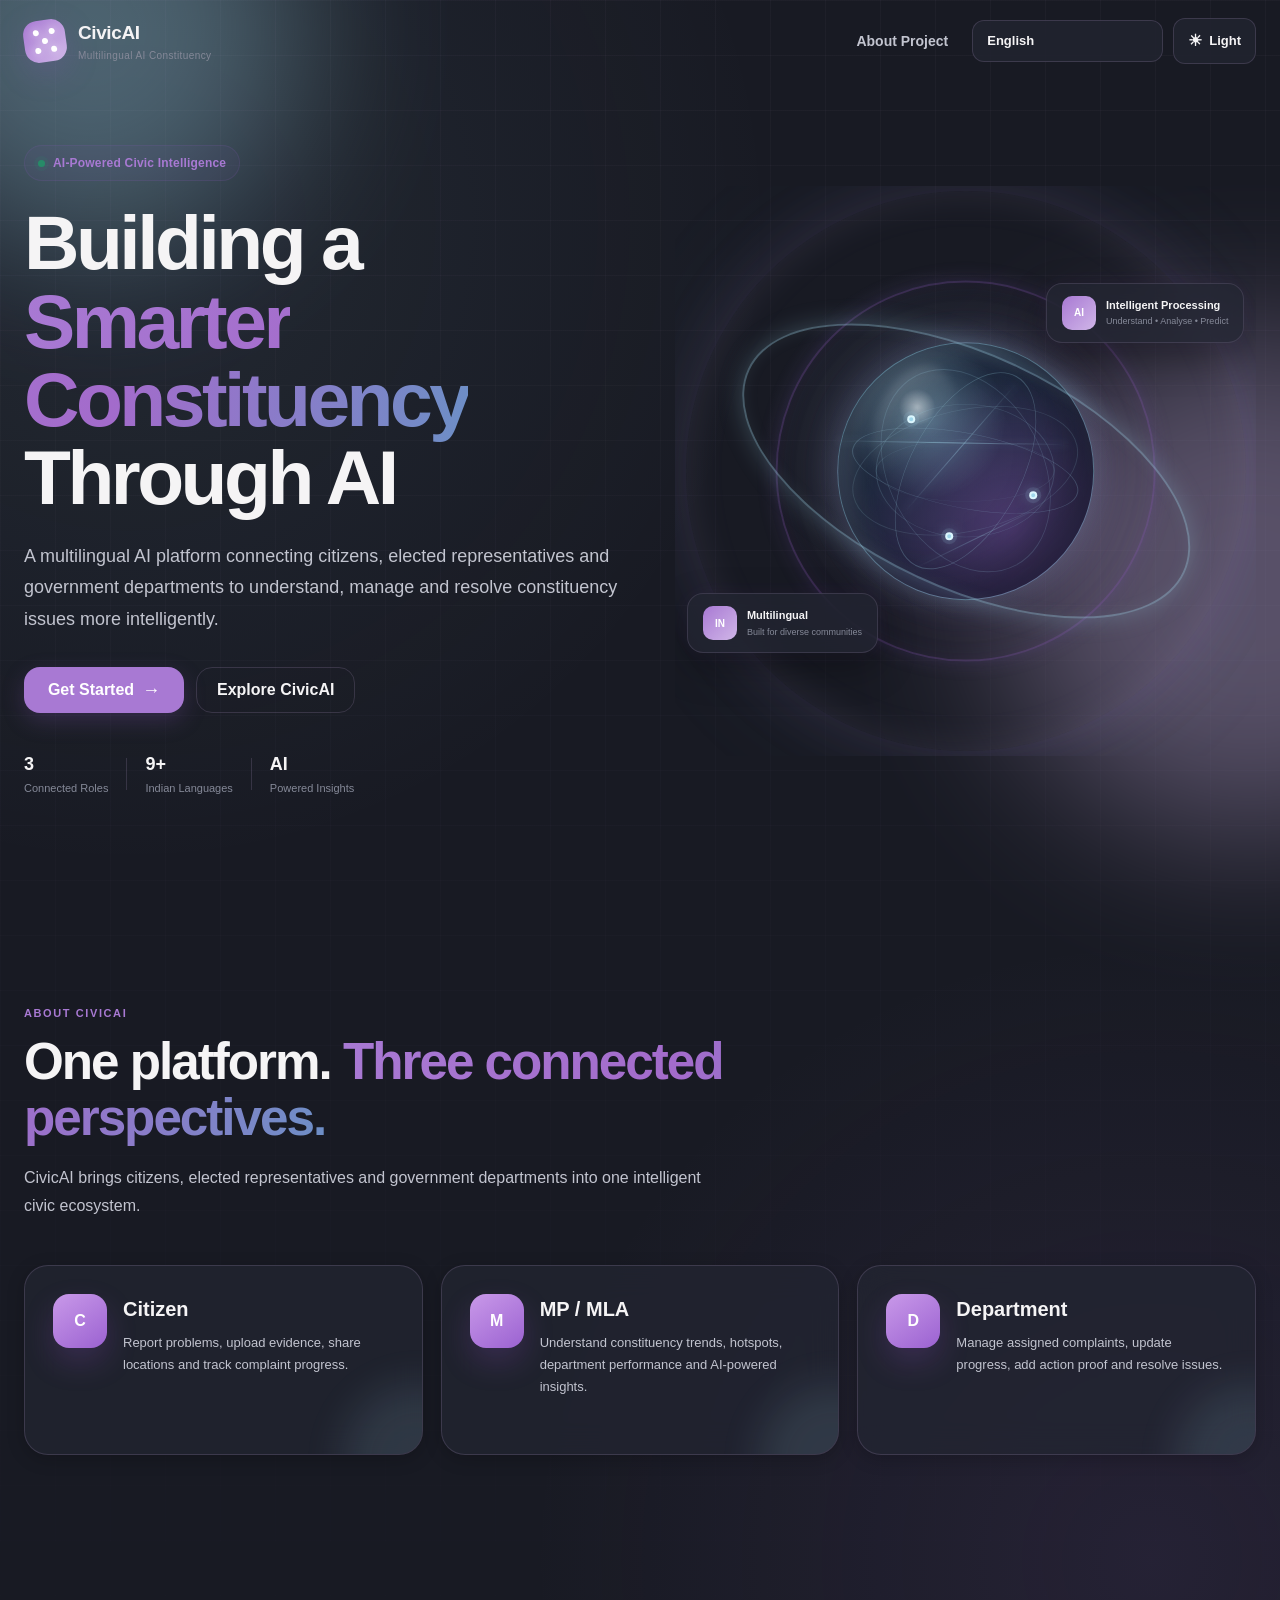
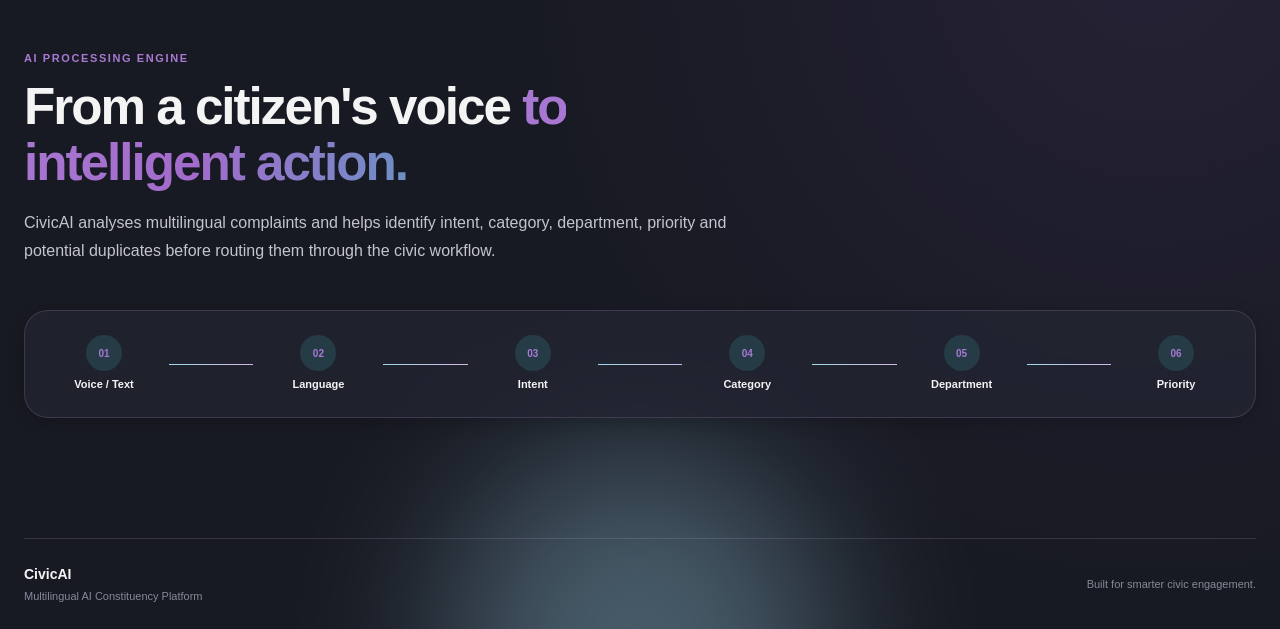
<file: index.html>
<!DOCTYPE html>
<html lang="en">

<head>

    <meta charset="UTF-8">

    <meta
        name="viewport"
        content="width=device-width, initial-scale=1.0"
    >

    <meta
        name="description"
        content="CivicAI - Multilingual AI Constituency"
    >

    <title>CivicAI | Multilingual AI Constituency</title>


    <!-- Main CSS -->

    <link
        rel="stylesheet"
        href="css/global.css"
    >

    <link
        rel="stylesheet"
        href="css/welcome.css"
    >

    <link
        rel="stylesheet"
        href="css/role-selection.css"
    >

    <link
        rel="stylesheet"
        href="css/citizen-login.css"
    >

</head>


<body>

    <!-- =====================================================
         APPLICATION ROOT
         ===================================================== -->

    <main id="app"></main>


    <!-- =====================================================
         MAIN APPLICATION CONTROLLER
         ===================================================== -->

    <script src="js/app.js"></script>

</body>

</html>
</file>
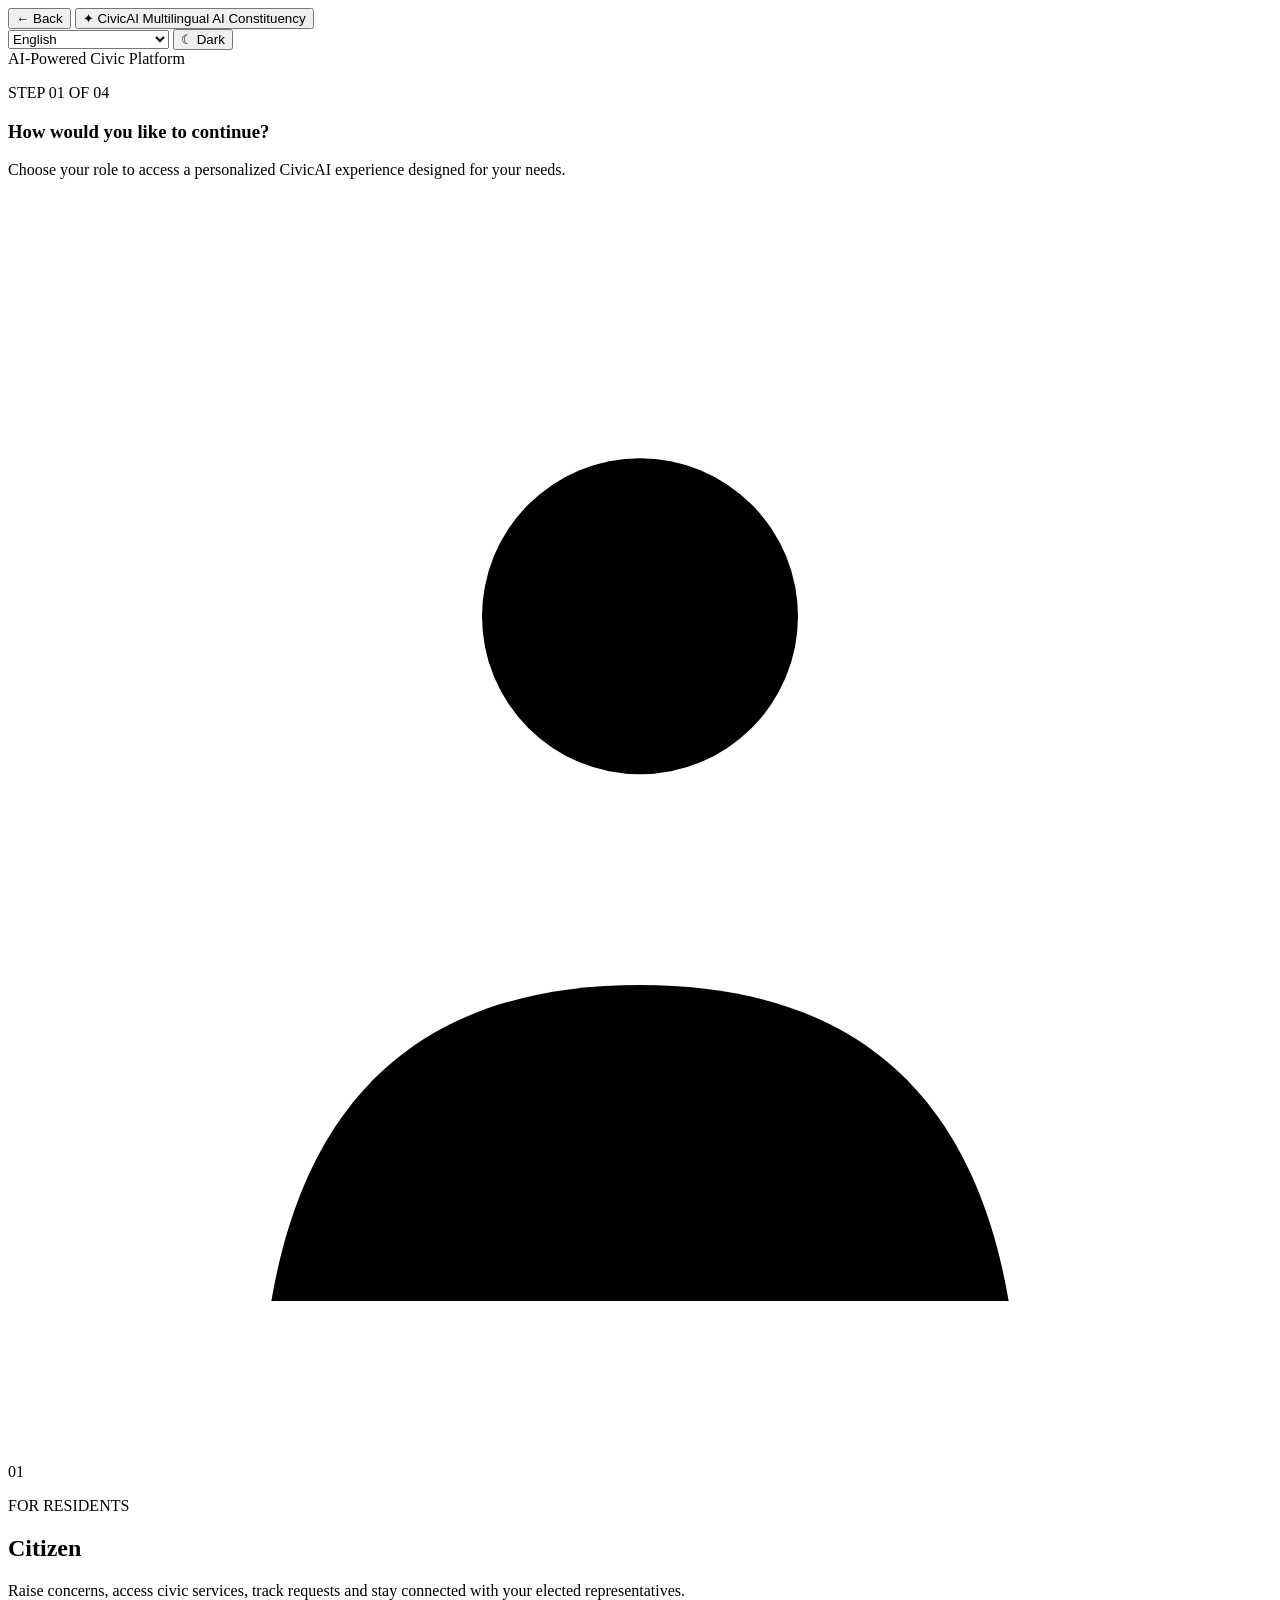
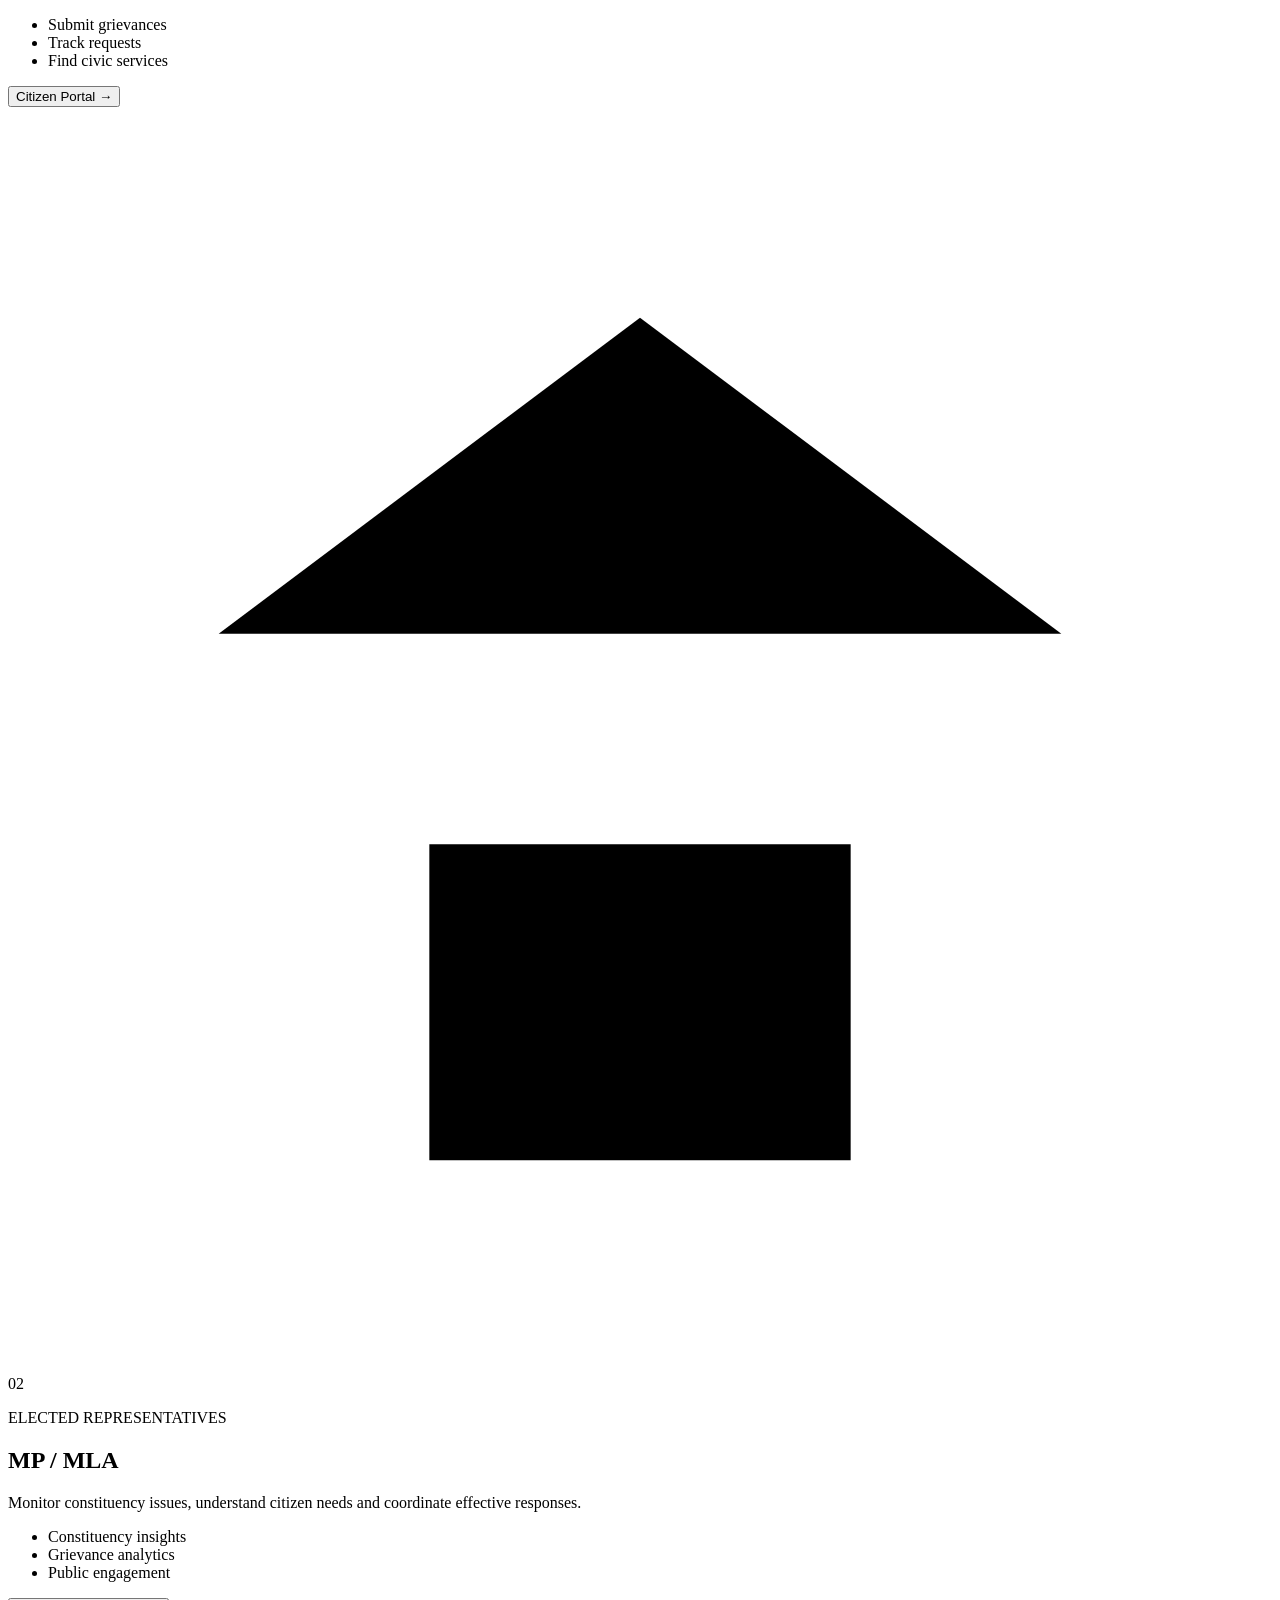
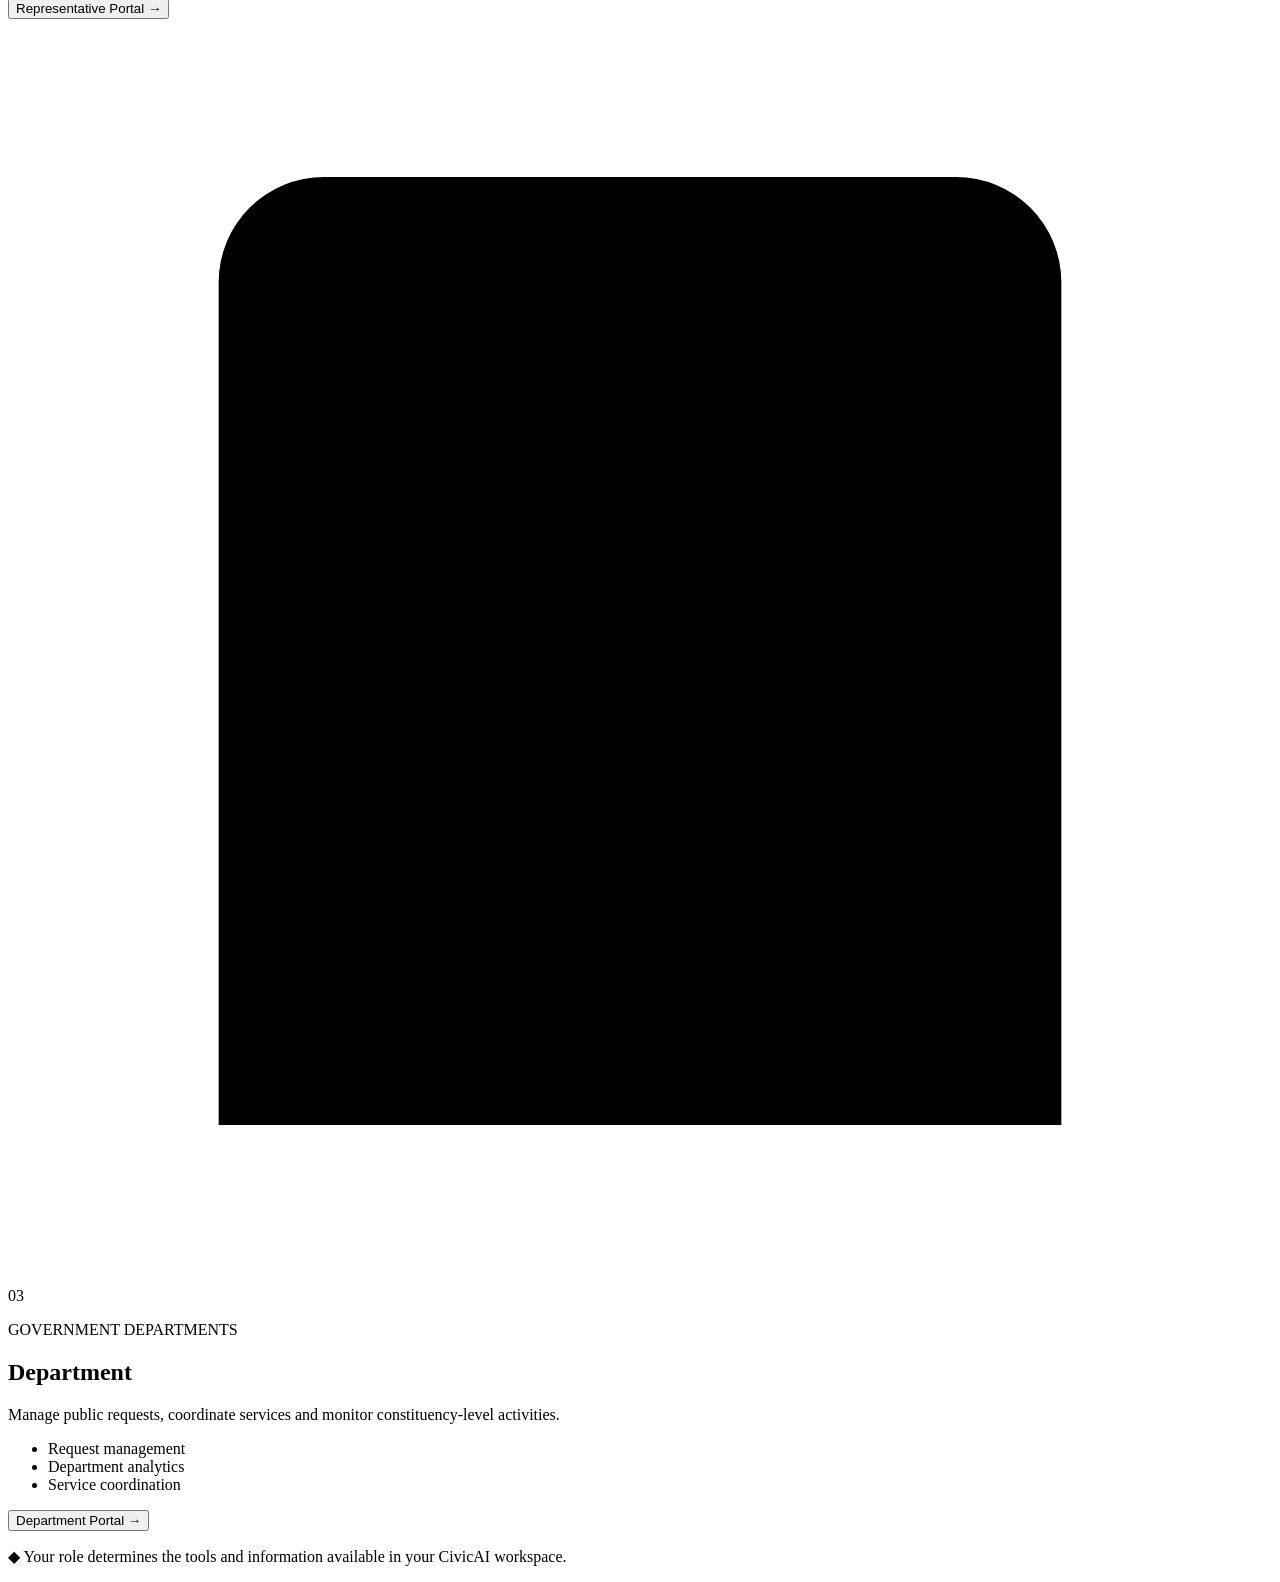
<file: pages/role-selection.html>
<!DOCTYPE html>
<html lang="en">

<head>
    <meta charset="UTF-8">

    <meta
        name="viewport"
        content="width=device-width, initial-scale=1.0"
    >

    <title>Choose Your Role | CivicAI</title>
</head>


<body>

<section class="role-page">

    <!-- =========================================
         BACKGROUND
         ========================================= -->

    <div class="role-orb role-orb-one"></div>
    <div class="role-orb role-orb-two"></div>
    <div class="role-grid"></div>


    <!-- =========================================
         HEADER
         ========================================= -->

    <header class="role-header">

        <!-- BACK -->
        <button
            type="button"
            class="role-back-top"
            id="roleBackButton"
            aria-label="Return to CivicAI home"
        >
            <span>←</span>
            Back
        </button>


        <!-- BRAND -->
        <button
            type="button"
            class="role-brand"
            id="roleBrand"
        >

            <span class="role-brand-mark">
                ✦
            </span>

            <span class="role-brand-text">
                Civic<span>AI</span>
            </span>

            <span class="role-brand-subtitle">
                Multilingual AI Constituency
            </span>

        </button>


        <!-- HEADER CONTROLS -->
        <div class="role-header-controls">

            <select
                id="roleLanguageSelector"
                class="role-language-selector"
                aria-label="Select language"
            >

                <option value="en">
                    English
                </option>

                <option value="ta">
                    தமிழ் — Tamil
                </option>

                <option value="hi">
                    हिन्दी — Hindi
                </option>

                <option value="te">
                    తెలుగు — Telugu
                </option>

                <option value="ml">
                    മലയാളം — Malayalam
                </option>

                <option value="kn">
                    ಕನ್ನಡ — Kannada
                </option>

                <option value="mr">
                    मराठी — Marathi
                </option>

                <option value="bn">
                    বাংলা — Bengali
                </option>

                <option value="gu">
                    ગુજરાતી — Gujarati
                </option>

            </select>


            <button
                type="button"
                id="roleThemeToggle"
                class="role-theme-toggle"
                aria-label="Toggle theme"
            >

                <span id="roleThemeIcon">
                    ☾
                </span>

                <span id="roleThemeLabel">
                    Dark
                </span>

            </button>

        </div>

    </header>


    <!-- =========================================
         MAIN
         ========================================= -->

    <main class="role-main">


        <!-- INTRO -->
        <section class="role-intro">

            <div class="role-badge">

                <span class="role-badge-dot"></span>

                AI-Powered Civic Platform

            </div>


            <p class="role-step">
                STEP 01 OF 04
            </p>


            <h1>
                How would you like to
                <span>continue?</span>
            </h1>


            <p class="role-description">
                Choose your role to access a personalized
                CivicAI experience designed for your needs.
            </p>

        </section>


        <!-- =========================================
             ROLE CARDS
             ========================================= -->

        <section
            class="role-cards"
            aria-label="Choose your CivicAI role"
        >


            <!-- =====================================
                 CITIZEN
                 ===================================== -->

            <article
                class="role-card"
                data-role="citizen"
                tabindex="0"
            >

                <div class="role-card-top">

                    <div class="role-icon">

                        <svg
                            viewBox="0 0 24 24"
                            aria-hidden="true"
                        >

                            <circle
                                cx="12"
                                cy="8"
                                r="3"
                            />

                            <path
                                d="M5 21c.7-4.1 3.1-6 7-6s6.3 1.9 7 6"
                            />

                        </svg>

                    </div>


                    <span class="role-number">
                        01
                    </span>

                </div>


                <div class="role-card-content">

                    <p class="role-label">
                        FOR RESIDENTS
                    </p>

                    <h2>
                        Citizen
                    </h2>

                    <p class="role-text">
                        Raise concerns, access civic services,
                        track requests and stay connected
                        with your elected representatives.
                    </p>


                    <ul class="role-features">

                        <li>
                            Submit grievances
                        </li>

                        <li>
                            Track requests
                        </li>

                        <li>
                            Find civic services
                        </li>

                    </ul>

                </div>


                <button
                    type="button"
                    class="role-continue"
                    data-role-action="citizen"
                >

                    <span>
                        Citizen Portal
                    </span>

                    <span class="role-arrow">
                        →
                    </span>

                </button>

            </article>



            <!-- =====================================
                 MP / MLA
                 ===================================== -->

            <article
                class="role-card"
                data-role="mpmla"
                tabindex="0"
            >

                <div class="role-card-top">

                    <div class="role-icon">

                        <svg
                            viewBox="0 0 24 24"
                            aria-hidden="true"
                        >

                            <path
                                d="M3 10h18"
                            />

                            <path
                                d="M5 10v10"
                            />

                            <path
                                d="M19 10v10"
                            />

                            <path
                                d="M2 20h20"
                            />

                            <path
                                d="M4 10l8-6 8 6"
                            />

                            <path
                                d="M8 20v-6h8v6"
                            />

                        </svg>

                    </div>


                    <span class="role-number">
                        02
                    </span>

                </div>


                <div class="role-card-content">

                    <p class="role-label">
                        ELECTED REPRESENTATIVES
                    </p>

                    <h2>
                        MP / MLA
                    </h2>

                    <p class="role-text">
                        Monitor constituency issues,
                        understand citizen needs and
                        coordinate effective responses.
                    </p>


                    <ul class="role-features">

                        <li>
                            Constituency insights
                        </li>

                        <li>
                            Grievance analytics
                        </li>

                        <li>
                            Public engagement
                        </li>

                    </ul>

                </div>


                <button
                    type="button"
                    class="role-continue"
                    data-role-action="mpmla"
                >

                    <span>
                        Representative Portal
                    </span>

                    <span class="role-arrow">
                        →
                    </span>

                </button>

            </article>



            <!-- =====================================
                 DEPARTMENT
                 ===================================== -->

            <article
                class="role-card"
                data-role="department"
                tabindex="0"
            >

                <div class="role-card-top">

                    <div class="role-icon">

                        <svg
                            viewBox="0 0 24 24"
                            aria-hidden="true"
                        >

                            <path
                                d="M4 21V5a2 2 0 0 1 2-2h12a2 2 0 0 1 2 2v16"
                            />

                            <path
                                d="M8 7h2"
                            />

                            <path
                                d="M14 7h2"
                            />

                            <path
                                d="M8 11h2"
                            />

                            <path
                                d="M14 11h2"
                            />

                            <path
                                d="M9 21v-5h6v5"
                            />

                        </svg>

                    </div>


                    <span class="role-number">
                        03
                    </span>

                </div>


                <div class="role-card-content">

                    <p class="role-label">
                        GOVERNMENT DEPARTMENTS
                    </p>

                    <h2>
                        Department
                    </h2>

                    <p class="role-text">
                        Manage public requests, coordinate
                        services and monitor constituency-level
                        activities.
                    </p>


                    <ul class="role-features">

                        <li>
                            Request management
                        </li>

                        <li>
                            Department analytics
                        </li>

                        <li>
                            Service coordination
                        </li>

                    </ul>

                </div>


                <button
                    type="button"
                    class="role-continue"
                    data-role-action="department"
                >

                    <span>
                        Department Portal
                    </span>

                    <span class="role-arrow">
                        →
                    </span>

                </button>

            </article>


        </section>


        <!-- =========================================
             BOTTOM INFORMATION
             ========================================= -->

        <section class="role-bottom">

            <div class="role-bottom-line"></div>

            <p>
                <span>◆</span>
                Your role determines the tools and
                information available in your CivicAI workspace.
            </p>

        </section>

    </main>

</section>

</body>
</html>
</file>
<file: css/global.css>
/* =========================================================
   MULTILINGUAL AI CONSTITUENCY
   GLOBAL DESIGN SYSTEM
   ========================================================= */


/* =========================================================
   1. CIVICAI BRAND COLORS
   ========================================================= */

:root {
    /* Main palette from the selected theme */
    --sky-blue: #A0D7EB;
    --off-white: #F5F4F5;
    --lavender: #D0B6E8;
    --purple: #8458B3;
    --deep-slate: #4A4D5F;

    /* Light theme */
    --background: #F5F4F5;
    --surface: #FFFFFF;
    --surface-soft: #F8F7FA;

    --text-primary: #252735;
    --text-secondary: #666A7A;
    --text-muted: #9295A3;

    --border: rgba(74, 77, 95, 0.14);

    --primary: #8458B3;
    --primary-hover: #7347A2;

    --accent: #A0D7EB;
    --accent-soft: #E2F5FB;

    /* Semantic colors */
    --success: #278B68;
    --warning: #D89B35;
    --danger: #D85A67;
    --info: #4E8FC4;

    /* Shadows */
    --shadow-sm:
        0 4px 14px rgba(74, 77, 95, 0.08);

    --shadow-md:
        0 12px 32px rgba(74, 77, 95, 0.12);

    --shadow-lg:
        0 24px 60px rgba(74, 77, 95, 0.16);

    /* Glass */
    --glass:
        rgba(255, 255, 255, 0.68);

    --glass-border:
        rgba(255, 255, 255, 0.70);

    /* Layout */
    --max-width: 1400px;

    --radius-sm: 8px;
    --radius-md: 16px;
    --radius-lg: 24px;
    --radius-xl: 32px;
    --radius-pill: 999px;

    /* Motion */
    --transition-fast: 160ms ease;
    --transition-normal: 280ms ease;
    --transition-slow: 500ms ease;
}


/* =========================================================
   2. DARK THEME
   ========================================================= */

[data-theme="dark"] {

    --background: #181A23;

    --surface: #232632;

    --surface-soft: #2B2E3C;

    --text-primary: #F5F4F5;

    --text-secondary: #C2C4CF;

    --text-muted: #858998;

    --border:
        rgba(208, 182, 232, 0.16);

    --primary: #A879D3;

    --primary-hover: #B88DE0;

    --accent: #A0D7EB;

    --accent-soft: #253B46;

    --glass:
        rgba(35, 38, 50, 0.72);

    --glass-border:
        rgba(208, 182, 232, 0.14);

    --shadow-sm:
        0 4px 18px rgba(0, 0, 0, 0.20);

    --shadow-md:
        0 14px 38px rgba(0, 0, 0, 0.30);

    --shadow-lg:
        0 28px 70px rgba(0, 0, 0, 0.40);
}


/* =========================================================
   3. RESET
   ========================================================= */

*,
*::before,
*::after {
    box-sizing: border-box;
    margin: 0;
    padding: 0;
}


html {
    scroll-behavior: smooth;
}


body {
    min-height: 100vh;

    background:
        radial-gradient(
            circle at 10% 10%,
            rgba(160, 215, 235, 0.14),
            transparent 28%
        ),
        radial-gradient(
            circle at 90% 90%,
            rgba(132, 88, 179, 0.12),
            transparent 30%
        ),
        var(--background);

    color: var(--text-primary);

    font-family:
        Inter,
        "Segoe UI",
        Roboto,
        Arial,
        sans-serif;

    line-height: 1.5;

    transition:
        background var(--transition-normal),
        color var(--transition-normal);
}


/* =========================================================
   4. BASIC ELEMENTS
   ========================================================= */

button,
input,
textarea,
select {
    font: inherit;
}


button {
    cursor: pointer;
}


a {
    color: inherit;
    text-decoration: none;
}


img,
svg,
canvas {
    max-width: 100%;
}


::selection {
    background: var(--lavender);
    color: var(--deep-slate);
}


/* =========================================================
   5. MAIN APPLICATION
   ========================================================= */

#app {
    width: 100%;
    min-height: 100vh;
}


/* =========================================================
   6. RESPONSIVE CONTAINER
   ========================================================= */

.container {
    width: min(
        calc(100% - 40px),
        var(--max-width)
    );

    margin-inline: auto;
}


/* =========================================================
   7. GLASSMORPHISM
   ========================================================= */

.glass {
    background: var(--glass);

    border:
        1px solid
        var(--glass-border);

    backdrop-filter: blur(18px);

    -webkit-backdrop-filter: blur(18px);

    box-shadow: var(--shadow-md);
}


/* =========================================================
   8. COMMON BUTTONS
   ========================================================= */

.btn {
    display: inline-flex;

    align-items: center;
    justify-content: center;

    gap: 8px;

    min-height: 46px;

    padding: 0 20px;

    border: 1px solid transparent;

    border-radius: var(--radius-md);

    font-weight: 600;

    transition:
        transform var(--transition-fast),
        box-shadow var(--transition-fast),
        background var(--transition-fast);
}


.btn:hover {
    transform: translateY(-2px);
}


.btn:active {
    transform: translateY(0);
}


.btn-primary {
    background: var(--primary);

    color: #FFFFFF;

    box-shadow:
        0 8px 22px
        rgba(132, 88, 179, 0.25);
}


.btn-primary:hover {
    background: var(--primary-hover);

    box-shadow:
        0 12px 28px
        rgba(132, 88, 179, 0.34);
}


.btn-secondary {
    background: var(--accent);

    color: var(--deep-slate);
}


.btn-outline {
    background: transparent;

    border-color: var(--border);

    color: var(--text-primary);
}


/* =========================================================
   9. FOCUS / ACCESSIBILITY
   ========================================================= */

button:focus-visible,
a:focus-visible,
input:focus-visible,
textarea:focus-visible,
select:focus-visible {
    outline: 3px solid
        rgba(160, 215, 235, 0.75);

    outline-offset: 3px;
}


/* =========================================================
   10. RESPONSIVE FOUNDATION
   ========================================================= */

@media (max-width: 1100px) {

    .container {
        width:
            min(
                calc(100% - 32px),
                var(--max-width)
            );
    }
}


@media (max-width: 700px) {

    .container {
        width:
            calc(100% - 24px);
    }

    .btn {
        min-height: 44px;

        padding-inline: 16px;
    }
}


@media (max-width: 480px) {

    .container {
        width:
            calc(100% - 20px);
    }
}


/* =========================================================
   11. REDUCED MOTION
   ========================================================= */

@media (prefers-reduced-motion: reduce) {

    *,
    *::before,
    *::after {

        scroll-behavior: auto !important;

        animation-duration:
            0.01ms !important;

        animation-iteration-count:
            1 !important;

        transition-duration:
            0.01ms !important;
    }
}
</file>
<file: css/welcome.css>
/* =========================================================
   CIVICAI — WELCOME PAGE
   PROFESSIONAL RESPONSIVE DESIGN
   ========================================================= */


/* =========================================================
   1. WELCOME PAGE
   ========================================================= */

.welcome-page {
    position: relative;
    min-height: 100vh;
    overflow: hidden;
    background: var(--background);
    color: var(--text-primary);
}


/* =========================================================
   2. BACKGROUND
   ========================================================= */

.welcome-background {
    position: absolute;
    inset: 0;
    pointer-events: none;
    overflow: hidden;
    z-index: 0;
}


.glow {
    position: absolute;
    border-radius: 50%;
    filter: blur(80px);
    opacity: 0.35;
}


.glow-one {
    width: 420px;
    height: 420px;
    top: -180px;
    left: -120px;
    background: var(--sky-blue);
}


.glow-two {
    width: 500px;
    height: 500px;
    top: 15%;
    right: -220px;
    background: var(--lavender);
}


.glow-three {
    width: 380px;
    height: 380px;
    bottom: -200px;
    left: 35%;
    background: var(--sky-blue);
}


.grid-pattern {
    position: absolute;
    inset: 0;

    background-image:
        linear-gradient(
            rgba(132, 88, 179, 0.045) 1px,
            transparent 1px
        ),
        linear-gradient(
            90deg,
            rgba(132, 88, 179, 0.045) 1px,
            transparent 1px
        );

    background-size: 55px 55px;

    mask-image:
        linear-gradient(
            to bottom,
            black,
            transparent 85%
        );
}


/* =========================================================
   3. HEADER
   ========================================================= */

.welcome-header {
    position: relative;
    z-index: 20;

    width: min(
        calc(100% - 48px),
        var(--max-width)
    );

    min-height: 82px;

    margin: 0 auto;

    display: flex;
    align-items: center;
    justify-content: space-between;

    gap: 30px;
}


/* =========================================================
   4. BRAND
   ========================================================= */

.brand {
    display: flex;
    align-items: center;
    gap: 12px;

    flex-shrink: 0;
}


.brand-mark {
    position: relative;

    width: 42px;
    height: 42px;

    border-radius: 14px;

    background:
        linear-gradient(
            135deg,
            var(--primary),
            var(--lavender)
        );

    box-shadow:
        0 10px 30px
        rgba(132, 88, 179, 0.25);

    transform: rotate(-8deg);

    transition:
        transform var(--transition-normal);
}


.brand:hover .brand-mark {
    transform:
        rotate(0deg)
        scale(1.05);
}


.brand-node {
    position: absolute;

    width: 6px;
    height: 6px;

    border-radius: 50%;

    background: white;

    box-shadow:
        0 0 10px
        rgba(255, 255, 255, 0.8);
}


.node-one {
    top: 9px;
    left: 10px;
}


.node-two {
    top: 9px;
    right: 10px;
}


.node-three {
    bottom: 9px;
    left: 10px;
}


.node-four {
    bottom: 9px;
    right: 10px;
}


.node-five {
    top: 18px;
    left: 18px;
}


.brand-text {
    display: flex;
    flex-direction: column;
}


.brand-name {
    font-size: 19px;
    font-weight: 800;
    letter-spacing: -0.4px;
}


.brand-subtitle {
    font-size: 10px;
    color: var(--text-muted);
    letter-spacing: 0.4px;
}


/* =========================================================
   5. DESKTOP NAVIGATION
   ========================================================= */

.welcome-nav {
    display: flex;
    align-items: center;
    gap: 10px;
}


.nav-link {
    border: none;
    background: transparent;

    color: var(--text-secondary);

    padding: 10px 14px;

    border-radius: 10px;

    font-size: 14px;
    font-weight: 600;

    transition:
        color var(--transition-fast),
        background var(--transition-fast);
}


.nav-link:hover {
    color: var(--text-primary);

    background:
        rgba(132, 88, 179, 0.08);
}


/* =========================================================
   6. LANGUAGE SELECTOR
   ========================================================= */

.language-wrapper {
    position: relative;
}


.language-selector {
    appearance: none;

    min-width: 150px;

    padding: 10px 36px 10px 14px;

    border:
        1px solid var(--border);

    border-radius: 12px;

    background:
        var(--glass);

    color: var(--text-primary);

    cursor: pointer;

    font-size: 13px;
    font-weight: 600;

    backdrop-filter: blur(14px);

    outline: none;

    transition:
        border-color var(--transition-fast),
        box-shadow var(--transition-fast);
}


.language-selector:hover,
.language-selector:focus {
    border-color:
        rgba(132, 88, 179, 0.35);

    box-shadow:
        0 0 0 3px
        rgba(132, 88, 179, 0.08);
}


/* =========================================================
   7. THEME BUTTON
   ========================================================= */

.theme-toggle {
    display: flex;
    align-items: center;
    gap: 7px;

    border:
        1px solid var(--border);

    background:
        var(--glass);

    color: var(--text-primary);

    padding: 10px 14px;

    border-radius: 12px;

    font-size: 13px;
    font-weight: 600;

    backdrop-filter: blur(14px);

    transition:
        transform var(--transition-fast),
        background var(--transition-fast);
}


.theme-toggle:hover {
    transform: translateY(-2px);

    background:
        rgba(132, 88, 179, 0.08);
}


.theme-icon {
    font-size: 16px;
}


/* =========================================================
   8. MOBILE MENU
   ========================================================= */

.mobile-menu-button {
    display: none;

    width: 44px;
    height: 44px;

    border:
        1px solid var(--border);

    border-radius: 12px;

    background:
        var(--glass);

    padding: 10px;

    flex-direction: column;
    justify-content: center;
    gap: 5px;
}


.mobile-menu-button span {
    display: block;

    width: 100%;
    height: 2px;

    background: var(--text-primary);

    border-radius: 4px;
}


.mobile-navigation {
    display: none;
}


/* =========================================================
   9. HERO SECTION
   ========================================================= */

.welcome-main {
    position: relative;
    z-index: 2;
}


.hero-section {
    width: min(
        calc(100% - 48px),
        var(--max-width)
    );

    min-height:
        calc(100vh - 82px);

    margin: 0 auto;

    display: grid;

    grid-template-columns:
        minmax(0, 1fr)
        minmax(420px, 0.95fr);

    align-items: center;

    gap: 40px;

    padding:
        50px 0
        90px;
}


/* =========================================================
   10. HERO CONTENT
   ========================================================= */

.hero-content {
    position: relative;
    z-index: 5;

    max-width: 700px;
}


.hero-badge {
    display: inline-flex;

    align-items: center;

    gap: 8px;

    padding:
        8px 13px;

    margin-bottom: 22px;

    border:
        1px solid
        rgba(132, 88, 179, 0.16);

    border-radius:
        var(--radius-pill);

    background:
        rgba(132, 88, 179, 0.07);

    color:
        var(--primary);

    font-size: 12px;

    font-weight: 700;

    letter-spacing: 0.2px;
}


.status-dot {
    width: 7px;
    height: 7px;

    border-radius: 50%;

    background:
        var(--success);

    box-shadow:
        0 0 0 4px
        rgba(39, 139, 104, 0.12);

    animation:
        pulse-dot 2s infinite;
}


@keyframes pulse-dot {

    0%,
    100% {
        transform: scale(1);
    }

    50% {
        transform: scale(1.25);
    }
}


/* =========================================================
   11. HERO TITLE
   ========================================================= */

.hero-title {
    max-width: 720px;

    font-size:
        clamp(
            48px,
            6vw,
            78px
        );

    line-height: 1.02;

    letter-spacing:
        -3.5px;

    font-weight: 850;

    margin-bottom: 24px;
}


.gradient-text {
    background:
        linear-gradient(
            100deg,
            var(--primary),
            #A36BCB,
            #6D8FC6
        );

    -webkit-background-clip: text;
    background-clip: text;

    color: transparent;
}


/* =========================================================
   12. HERO DESCRIPTION
   ========================================================= */

.hero-description {
    max-width: 640px;

    color:
        var(--text-secondary);

    font-size:
        clamp(
            16px,
            1.5vw,
            18px
        );

    line-height: 1.75;

    margin-bottom: 32px;
}


/* =========================================================
   13. HERO BUTTONS
   ========================================================= */

.hero-actions {
    display: flex;

    align-items: center;

    gap: 12px;

    flex-wrap: wrap;

    margin-bottom: 38px;
}


.hero-start-button {
    min-width: 160px;

    padding-inline: 22px;
}


.button-arrow {
    font-size: 18px;

    transition:
        transform var(--transition-fast);
}


.hero-start-button:hover
.button-arrow {
    transform:
        translateX(4px);
}


.hero-about-button {
    min-width: 150px;
}


/* =========================================================
   14. HERO META
   ========================================================= */

.hero-meta {
    display: flex;

    align-items: center;

    gap: 18px;

    color:
        var(--text-muted);
}


.hero-meta-item {
    display: flex;

    flex-direction: column;

    gap: 2px;
}


.hero-meta-item strong {
    color:
        var(--text-primary);

    font-size: 18px;

    font-weight: 800;
}


.hero-meta-item span {
    font-size: 11px;

    white-space: nowrap;
}


.hero-meta-divider {
    width: 1px;
    height: 32px;

    background:
        var(--border);
}


/* =========================================================
   15. HERO 3D VISUAL
   ========================================================= */

.hero-visual {
    position: relative;

    min-height: 570px;

    display: flex;

    align-items: center;
    justify-content: center;

    overflow: hidden;
}


.three-container {
    position: relative;

    width:
        min(
            560px,
            100%
        );

    height: 560px;

    border-radius: 50%;

    background:
        radial-gradient(
            circle,
            rgba(160, 215, 235, 0.25),
            rgba(208, 182, 232, 0.15)
            35%,
            rgba(132, 88, 179, 0.08)
            68%,
            transparent 85%
        );

    box-shadow:
        0 0 60px rgba(132, 88, 179, 0.15),
        0 0 120px rgba(160, 215, 235, 0.08),
        inset 0 0 40px rgba(208, 182, 232, 0.10);

    animation:
        visual-float 8s ease-in-out infinite;
}


@keyframes visual-float {

    0%,
    100% {
        transform:
            translateY(0) scale(1);
    }

    50% {
        transform:
            translateY(-16px) scale(1.02);
    }
}


/* =========================================================
   16. 3D VISUAL DECORATIVE RINGS
   ========================================================= */

.three-container::before,
.three-container::after {
    content: "";

    position: absolute;

    top: 50%;
    left: 50%;

    transform:
        translate(-50%, -50%);

    border-radius: 50%;

    border:
        2px solid;
}


.three-container::before {
    width: 68%;
    height: 68%;

    border-color:
        rgba(132, 88, 179, 0.30);

    box-shadow:
        0 0 20px rgba(132, 88, 179, 0.20),
        inset 0 0 20px rgba(132, 88, 179, 0.10);

    animation:
        rotate-ring 18s linear infinite;
}


.three-container::after {
    width: 86%;
    height: 42%;

    transform:
        translate(-50%, -50%)
        rotate(25deg);

    border-color:
        rgba(160, 215, 235, 0.35);

    box-shadow:
        0 0 24px rgba(160, 215, 235, 0.25),
        inset 0 0 16px rgba(160, 215, 235, 0.08);

    animation:
        rotate-ring-reverse 16s linear infinite;
}


@keyframes rotate-ring {

    from {
        transform:
            translate(-50%, -50%)
            rotate(0deg);
    }

    to {
        transform:
            translate(-50%, -50%)
            rotate(360deg);
    }
}


@keyframes rotate-ring-reverse {

    from {
        transform:
            translate(-50%, -50%)
            rotate(25deg);
    }

    to {
        transform:
            translate(-50%, -50%)
            rotate(-335deg);
    }
}


/* Additional orbital rings for depth */
.three-container {
    background-image:
        radial-gradient(
            circle at 45% 45%,
            rgba(160, 215, 235, 0.15),
            transparent 40%
        );
}


/* Glow effect spots */
.hero-visual::before {
    content: "";

    position: absolute;

    width: 300px;
    height: 300px;

    top: 50%;
    left: 50%;

    transform:
        translate(-50%, -50%);

    background:
        radial-gradient(
            circle,
            rgba(132, 88, 179, 0.15),
            transparent 70%
        );

    animation:
        glow-pulse 4s ease-in-out infinite;

    pointer-events: none;
}


@keyframes glow-pulse {

    0%,
    100% {
        opacity: 0.6;
        transform:
            translate(-50%, -50%)
            scale(1);
    }

    50% {
        opacity: 1;
        transform:
            translate(-50%, -50%)
            scale(1.15);
    }
}


/* =========================================================
   17. FLOATING CARDS
   ========================================================= */

.floating-card {
    position: absolute;

    z-index: 10;

    display: flex;

    align-items: center;

    gap: 10px;

    padding:
        12px 15px;

    border:
        1px solid
        var(--glass-border);

    border-radius:
        16px;

    background:
        var(--glass);

    backdrop-filter:
        blur(18px);

    box-shadow:
        var(--shadow-md),
        0 0 20px rgba(132, 88, 179, 0.10);

    animation:
        card-float 6s cubic-bezier(0.4, 0, 0.2, 1) infinite;

    transition:
        all var(--transition-normal);
}


.floating-card:hover {
    box-shadow:
        var(--shadow-lg),
        0 0 30px rgba(132, 88, 179, 0.20);

    transform:
        translateY(-4px);
}


.floating-card-top {
    top: 17%;

    right: 2%;
}


.floating-card-bottom {
    bottom: 18%;

    left: 2%;

    animation-delay:
        -3s;
}


@keyframes card-float {

    0%,
    100% {
        transform:
            translateY(0) translateX(0);
        opacity: 0.9;
    }

    25% {
        transform:
            translateY(-12px) translateX(2px);
        opacity: 1;
    }

    50% {
        transform:
            translateY(-8px) translateX(0);
        opacity: 0.95;
    }

    75% {
        transform:
            translateY(-14px) translateX(-2px);
        opacity: 1;
    }
}


.floating-card-icon {
    width: 34px;
    height: 34px;

    display: flex;

    align-items: center;
    justify-content: center;

    border-radius: 10px;

    background:
        linear-gradient(
            135deg,
            var(--primary),
            var(--lavender)
        );

    color: white;

    font-size: 10px;

    font-weight: 800;
}


.floating-card div {
    display: flex;

    flex-direction: column;
}


.floating-card strong {
    font-size: 11px;

    color:
        var(--text-primary);
}


.floating-card small {
    font-size: 9px;

    color:
        var(--text-muted);

    margin-top: 2px;
}


/* =========================================================
   18. ABOUT SECTION
   ========================================================= */

.about-preview {
    width: min(
        calc(100% - 48px),
        var(--max-width)
    );

    margin:
        0 auto;

    padding:
        100px 0;
}


.section-heading {
    max-width: 700px;

    margin-bottom: 45px;
}


.section-eyebrow {
    display: inline-block;

    margin-bottom: 12px;

    color:
        var(--primary);

    font-size: 11px;

    font-weight: 800;

    letter-spacing:
        1.6px;
}


.section-heading h2,
.ai-preview-content h2 {
    font-size:
        clamp(
            32px,
            4vw,
            52px
        );

    line-height: 1.1;

    letter-spacing:
        -2px;

    margin-bottom: 18px;
}


.section-heading p,
.ai-preview-content p {
    color:
        var(--text-secondary);

    font-size: 16px;

    line-height: 1.75;
}


/* =========================================================
   19. ROLE CARDS
   ========================================================= */

.role-preview-grid {
    display: grid;

    grid-template-columns:
        repeat(3, 1fr);

    gap: 18px;
}


.role-preview-card {
    position: relative;

    display: flex;

    gap: 16px;

    padding: 28px;

    min-height: 190px;

    border:
        1px solid
        var(--border);

    border-radius:
        var(--radius-lg);

    background:
        var(--glass);

    backdrop-filter:
        blur(16px);

    box-shadow:
        var(--shadow-sm);

    overflow: hidden;

    transition:
        transform var(--transition-normal),
        box-shadow var(--transition-normal),
        border-color var(--transition-normal);
}


.role-preview-card::after {
    content: "";

    position: absolute;

    width: 150px;
    height: 150px;

    right: -70px;
    bottom: -80px;

    border-radius: 50%;

    background:
        var(--accent);

    opacity: 0.12;

    filter: blur(20px);
}


.role-preview-card:hover {
    transform:
        translateY(-8px);

    box-shadow:
        var(--shadow-lg);

    border-color:
        rgba(132, 88, 179, 0.25);
}


.role-icon {
    flex-shrink: 0;

    width: 48px;
    height: 48px;

    display: flex;

    align-items: center;
    justify-content: center;

    border-radius: 14px;

    background:
        linear-gradient(
            135deg,
            var(--primary),
            var(--lavender)
        );

    color: white;

    font-weight: 800;
}


.role-preview-card h3 {
    margin-bottom: 8px;

    font-size: 20px;
}


.role-preview-card p {
    color:
        var(--text-secondary);

    font-size: 13px;

    line-height: 1.7;
}


/* =========================================================
   20. AI PREVIEW
   ========================================================= */

.ai-preview {
    width: min(
        calc(100% - 48px),
        var(--max-width)
    );

    margin:
        0 auto;

    padding:
        90px 0 120px;
}


.ai-preview-content {
    max-width: 760px;

    margin-bottom: 45px;
}


.ai-pipeline {
    display: flex;

    align-items: center;

    gap: 10px;

    padding: 24px;

    border:
        1px solid
        var(--border);

    border-radius:
        var(--radius-lg);

    background:
        var(--glass);

    backdrop-filter:
        blur(16px);

    box-shadow:
        var(--shadow-sm);

    overflow-x: auto;
}


.pipeline-step {
    min-width: 110px;

    display: flex;

    flex-direction: column;

    align-items: center;

    text-align: center;

    gap: 5px;
}


.pipeline-step span {
    display: flex;

    align-items: center;
    justify-content: center;

    width: 36px;
    height: 36px;

    border-radius: 50%;

    background:
        var(--accent-soft);

    color:
        var(--primary);

    font-size: 10px;

    font-weight: 800;
}


.pipeline-step strong {
    font-size: 11px;

    white-space: nowrap;
}


.pipeline-line {
    flex: 1;

    min-width: 24px;

    height: 1px;

    background:
        linear-gradient(
            90deg,
            var(--accent),
            var(--lavender)
        );
}


/* =========================================================
   21. FOOTER
   ========================================================= */

.welcome-footer {
    position: relative;
    z-index: 3;

    width: min(
        calc(100% - 48px),
        var(--max-width)
    );

    margin:
        0 auto;

    padding:
        25px 0;

    border-top:
        1px solid
        var(--border);

    display: flex;

    align-items: center;
    justify-content: space-between;

    gap: 20px;

    color:
        var(--text-muted);

    font-size: 11px;
}


.welcome-footer div {
    display: flex;

    flex-direction: column;

    gap: 3px;
}


.welcome-footer strong {
    color:
        var(--text-primary);

    font-size: 14px;
}


/* =========================================================
   22. ABOUT MODAL
   ========================================================= */

.modal-overlay {
    position: fixed;

    inset: 0;

    z-index: 100;

    display: flex;

    align-items: center;
    justify-content: center;

    padding: 24px;

    background:
        rgba(25, 27, 36, 0.55);

    backdrop-filter:
        blur(10px);

    opacity: 0;

    visibility: hidden;

    transition:
        opacity var(--transition-normal),
        visibility var(--transition-normal);
}


.modal-overlay.active {
    opacity: 1;

    visibility: visible;
}


.about-modal {
    position: relative;

    width: min(
        620px,
        100%
    );

    padding:
        42px;

    border:
        1px solid
        var(--glass-border);

    border-radius:
        var(--radius-xl);

    background:
        var(--surface);

    box-shadow:
        var(--shadow-lg);

    transform:
        translateY(20px)
        scale(0.97);

    transition:
        transform var(--transition-normal);
}


.modal-overlay.active
.about-modal {
    transform:
        translateY(0)
        scale(1);
}


.modal-close {
    position: absolute;

    top: 18px;
    right: 18px;

    width: 38px;
    height: 38px;

    border: none;

    border-radius: 50%;

    background:
        var(--surface-soft);

    color:
        var(--text-primary);

    font-size: 24px;

    line-height: 1;

    transition:
        background var(--transition-fast);
}


.modal-close:hover {
    background:
        var(--accent-soft);
}


.about-modal h2 {
    font-size:
        clamp(
            28px,
            4vw,
            42px
        );

    line-height: 1.1;

    margin-bottom: 20px;
}


.about-modal p {
    color:
        var(--text-secondary);

    font-size: 15px;

    line-height: 1.8;

    margin-bottom: 16px;
}


.modal-highlight {
    display: flex;

    flex-direction: column;

    gap: 8px;

    margin-top: 25px;

    padding: 18px;

    border-radius: 14px;

    background:
        var(--accent-soft);
}


.modal-highlight strong {
    color:
        var(--primary);
}


.modal-highlight span {
    color:
        var(--text-secondary);

    font-size: 13px;

    line-height: 1.7;
}


body.modal-open {
    overflow: hidden;
}


/* =========================================================
   23. ACCESSIBILITY
   ========================================================= */

.sr-only {
    position: absolute;

    width: 1px;
    height: 1px;

    padding: 0;
    margin: -1px;

    overflow: hidden;

    clip: rect(
        0,
        0,
        0,
        0
    );

    white-space: nowrap;

    border: 0;
}


/* =========================================================
   24. TABLET
   ========================================================= */

@media (max-width: 1050px) {

    .hero-section {
        grid-template-columns:
            1fr;

        padding-top: 40px;

        text-align: center;
    }


    .hero-content {
        margin:
            0 auto;
    }


    .hero-description {
        margin-inline: auto;
    }


    .hero-actions {
        justify-content: center;
    }


    .hero-meta {
        justify-content: center;
    }


    .hero-visual {
        min-height: 500px;
    }


    .three-container {
        width: 480px;
        height: 480px;
    }


    .floating-card-top {
        right: 10%;
    }


    .floating-card-bottom {
        left: 10%;
    }


    .role-preview-grid {
        grid-template-columns:
            1fr;
    }

}


/* =========================================================
   25. MOBILE NAVIGATION
   ========================================================= */

@media (max-width: 780px) {

    .welcome-header {
        width:
            calc(100% - 28px);

        min-height: 70px;
    }


    .welcome-nav {
        display: none;
    }


    .mobile-menu-button {
        display: flex;
    }


    .mobile-navigation {
        position: relative;

        z-index: 30;

        width:
            calc(100% - 28px);

        margin:
            0 auto;

        padding: 18px;

        flex-direction: column;

        gap: 12px;

        border:
            1px solid
            var(--border);

        border-radius: 18px;

        background:
            var(--glass);

        backdrop-filter:
            blur(20px);

        box-shadow:
            var(--shadow-md);
    }


    .mobile-navigation.active {
        display: flex;
    }


    .mobile-nav-link,
    .mobile-theme-toggle {
        width: 100%;

        padding: 13px;

        border:
            1px solid
            var(--border);

        border-radius: 12px;

        background:
            var(--surface);

        color:
            var(--text-primary);

        font-weight: 600;

        text-align: left;
    }


    .mobile-navigation label {
        font-size: 11px;

        color:
            var(--text-muted);
    }


    .mobile-navigation
    .language-selector {
        width: 100%;
    }


    .hero-section {
        width:
            calc(100% - 28px);

        padding:
            35px 0
            70px;
    }


    .about-preview,
    .ai-preview {
        width:
            calc(100% - 28px);
    }


    .welcome-footer {
        width:
            calc(100% - 28px);

        flex-direction: column;

        align-items: flex-start;
    }

}


/* =========================================================
   26. SMALL MOBILE
   ========================================================= */

@media (max-width: 560px) {

    .brand-subtitle {
        display: none;
    }


    .hero-title {
        font-size: 43px;

        letter-spacing:
            -2.3px;
    }


    .hero-description {
        font-size: 15px;

        line-height: 1.7;
    }


    .hero-actions {
        flex-direction: column;

        width: 100%;
    }


    .hero-actions .btn {
        width: 100%;
    }


    .hero-meta {
        gap: 10px;
    }


    .hero-meta-item strong {
        font-size: 15px;
    }


    .hero-meta-item span {
        font-size: 9px;
    }


    .hero-visual {
        min-height: 390px;
    }


    .three-container {
        width: 330px;
        height: 330px;
    }


    .floating-card {
        padding:
            9px 10px;
    }


    .floating-card-top {
        top: 8%;
        right: 0;
    }


    .floating-card-bottom {
        bottom: 8%;
        left: 0;
    }


    .floating-card strong {
        font-size: 9px;
    }


    .floating-card small {
        font-size: 7px;
    }


    .floating-card-icon {
        width: 28px;
        height: 28px;
    }


    .section-heading h2,
    .ai-preview-content h2 {
        font-size: 34px;

        letter-spacing:
            -1.5px;
    }


    .role-preview-card {
        padding: 22px;
    }


    .about-modal {
        padding: 32px 24px;
    }

}


/* =========================================================
   27. POLISHED CIVICAI GLOBE
   ========================================================= */

.three-container {
    isolation: isolate;
    transform-style: preserve-3d;
}

.three-container::before {
    z-index: 1;
}

.three-container::after {
    z-index: 4;
}

.globe-core {
    position: absolute;
    z-index: 2;
    top: 50%;
    left: 50%;
    width: 46%;
    aspect-ratio: 1;
    transform: translate(-50%, -50%);
    overflow: hidden;
    border: 1px solid rgba(160, 215, 235, 0.42);
    border-radius: 50%;
    background:
        radial-gradient(circle at 31% 25%, rgba(255, 255, 255, 0.48), transparent 7%),
        radial-gradient(circle at 35% 30%, rgba(160, 215, 235, 0.38), transparent 32%),
        radial-gradient(circle at 68% 72%, rgba(132, 88, 179, 0.42), transparent 60%),
        linear-gradient(145deg, rgba(23, 46, 65, 0.82), rgba(34, 28, 55, 0.92));
    box-shadow:
        inset -28px -20px 45px rgba(10, 13, 24, 0.44),
        inset 15px 12px 26px rgba(255, 255, 255, 0.12),
        0 0 34px rgba(160, 215, 235, 0.18),
        0 0 72px rgba(132, 88, 179, 0.22);
    animation: globe-pulse 6s ease-in-out infinite;
}

.globe-core::before,
.globe-core::after {
    content: "";
    position: absolute;
    inset: 8%;
    border: 1px solid rgba(160, 215, 235, 0.24);
    border-radius: 50%;
    pointer-events: none;
}

.globe-core::before {
    transform: rotate(28deg) scaleX(0.52);
}

.globe-core::after {
    transform: rotate(-28deg) scaleX(0.72);
    opacity: 0.7;
}

.globe-latitude,
.globe-longitude {
    position: absolute;
    inset: 15% 5%;
    border: 1px solid rgba(160, 215, 235, 0.22);
    border-radius: 50%;
    pointer-events: none;
}

.globe-latitude-one {
    transform: rotate(11deg) scaleY(0.42);
}

.globe-latitude-two {
    transform: rotate(-13deg) scaleY(0.68);
    opacity: 0.64;
}

.globe-longitude-one {
    transform: rotate(90deg) scaleX(0.58);
    opacity: 0.72;
}

.globe-longitude-two {
    transform: rotate(90deg) scaleX(0.27);
    opacity: 0.52;
}

.globe-sheen {
    position: absolute;
    top: 8%;
    left: 15%;
    width: 30%;
    height: 48%;
    border-radius: 50%;
    background: linear-gradient(120deg, rgba(255, 255, 255, 0.38), transparent 68%);
    filter: blur(4px);
    opacity: 0.5;
    transform: rotate(20deg);
}

.globe-node {
    position: absolute;
    z-index: 3;
    width: 8px;
    height: 8px;
    border: 2px solid rgba(224, 249, 255, 0.92);
    border-radius: 50%;
    background: var(--accent);
    box-shadow: 0 0 0 4px rgba(160, 215, 235, 0.12), 0 0 14px rgba(160, 215, 235, 0.68);
}

.globe-node-one {
    top: 28%;
    left: 27%;
}

.globe-node-two {
    top: 58%;
    right: 22%;
}

.globe-node-three {
    bottom: 23%;
    left: 42%;
}

.globe-network {
    position: absolute;
    z-index: 3;
    top: 50%;
    left: 50%;
    width: 62%;
    aspect-ratio: 1;
    transform: translate(-50%, -50%) rotate(-18deg);
    pointer-events: none;
}

.globe-network-line {
    position: absolute;
    height: 1px;
    transform-origin: left center;
    background: linear-gradient(90deg, transparent, rgba(160, 215, 235, 0.52), transparent);
    box-shadow: 0 0 8px rgba(160, 215, 235, 0.32);
}

.globe-network-line-one {
    top: 30%;
    left: 17%;
    width: 67%;
    transform: rotate(19deg);
}

.globe-network-line-two {
    top: 56%;
    left: 29%;
    width: 50%;
    transform: rotate(-31deg);
    opacity: 0.72;
}

.globe-network-line-three {
    top: 72%;
    left: 27%;
    width: 42%;
    transform: rotate(-8deg);
    opacity: 0.58;
}

@keyframes globe-pulse {
    0%,
    100% {
        transform: translate(-50%, -50%) scale(0.98);
    }

    50% {
        transform: translate(-50%, -50%) scale(1.02);
    }
}

@media (max-width: 1050px) {
    .globe-core {
        width: 48%;
    }
}

@media (max-width: 560px) {
    .globe-core {
        width: 47%;
    }

    .globe-node {
        width: 6px;
        height: 6px;
        border-width: 1px;
    }
}

@media (prefers-reduced-motion: reduce) {
    .globe-core {
        animation: none;
    }
}


/* =========================================================
   28. DARK THEME REFINEMENTS
   ========================================================= */

[data-theme="dark"] .welcome-page {

    background:
        radial-gradient(
            circle at 10% 10%,
            rgba(160, 215, 235, 0.08),
            transparent 28%
        ),
        radial-gradient(
            circle at 90% 70%,
            rgba(132, 88, 179, 0.12),
            transparent 32%
        ),
        var(--background);
}


[data-theme="dark"] .grid-pattern {

    background-image:
        linear-gradient(
            rgba(208, 182, 232, 0.035) 1px,
            transparent 1px
        ),
        linear-gradient(
            90deg,
            rgba(208, 182, 232, 0.035) 1px,
            transparent 1px
        );

}


[data-theme="dark"] .floating-card {

    background:
        rgba(35, 38, 50, 0.72);

}


[data-theme="dark"] .language-selector option {

    background:
        var(--surface);

    color:
        var(--text-primary);

}
</file>
<file: css/role-selection.css>
/* =========================================================
   CIVICAI
   ROLE SELECTION
   RESPONSIVE DESIGN
   ========================================================= */


/* =========================================================
   ROOT VARIABLES
   ========================================================= */

:root {

    --role-bg:
        #f7f6fa;

    --role-surface:
        rgba(255, 255, 255, 0.82);

    --role-surface-solid:
        #ffffff;

    --role-border:
        rgba(116, 83, 155, 0.16);

    --role-text:
        #20202b;

    --role-text-soft:
        #68677a;

    --role-text-muted:
        #89879a;

    --role-purple:
        #9b63d7;

    --role-purple-dark:
        #7c4db5;

    --role-purple-light:
        #c79be9;

    --role-shadow:
        0 24px 70px rgba(69, 48, 96, 0.12);

    --role-radius:
        28px;

    --role-transition:
        220ms ease;

}


/* =========================================================
   DARK THEME
   ========================================================= */

html[data-theme="dark"] {

    --role-bg:
        #0b0a10;

    --role-surface:
        rgba(25, 22, 32, 0.88);

    --role-surface-solid:
        #191620;

    --role-border:
        rgba(185, 128, 237, 0.20);

    --role-text:
        #f7f5fa;

    --role-text-soft:
        #aaa5b5;

    --role-text-muted:
        #817b8d;

    --role-purple:
        #a86bdf;

    --role-purple-dark:
        #8d57c2;

    --role-purple-light:
        #c994eb;

    --role-shadow:
        0 28px 80px rgba(0, 0, 0, 0.38);

}


/* =========================================================
   PAGE
   ========================================================= */

.role-page {

    position: relative;

    min-height: 100vh;

    width: 100%;

    overflow-x: hidden;

    background:
        radial-gradient(
            circle at 8% 10%,
            rgba(144, 191, 220, 0.15),
            transparent 28%
        ),

        radial-gradient(
            circle at 92% 15%,
            rgba(177, 116, 223, 0.15),
            transparent 28%
        ),

        var(--role-bg);

    color:
        var(--role-text);

    transition:
        background 250ms ease,
        color 250ms ease;

}


/* =========================================================
   BACKGROUND ORBS
   ========================================================= */

.role-orb {

    position: absolute;

    pointer-events: none;

    border-radius: 50%;

    filter: blur(2px);

    opacity: 0.45;

}


.role-orb-one {

    width: 420px;

    height: 420px;

    top: -180px;

    left: -180px;

    background:
        radial-gradient(
            circle,
            rgba(138, 191, 226, 0.25),
            transparent 68%
        );

}


.role-orb-two {

    width: 500px;

    height: 500px;

    right: -220px;

    top: 80px;

    background:
        radial-gradient(
            circle,
            rgba(173, 112, 225, 0.24),
            transparent 68%
        );

}


/* =========================================================
   GRID
   ========================================================= */

.role-grid {

    position: absolute;

    inset: 0;

    pointer-events: none;

    opacity: 0.22;

    background-image:
        linear-gradient(
            rgba(130, 103, 160, 0.07) 1px,
            transparent 1px
        ),
        linear-gradient(
            90deg,
            rgba(130, 103, 160, 0.07) 1px,
            transparent 1px
        );

    background-size:
        48px 48px;

}


/* =========================================================
   HEADER
   ========================================================= */

.role-header {

    position: relative;

    z-index: 10;

    width: min(1200px, calc(100% - 48px));

    margin: 0 auto;

    padding:
        30px 0;

    display: grid;

    grid-template-columns:
        1fr auto 1fr;

    align-items: center;

    gap: 24px;

}


/* =========================================================
   TOP BACK
   ========================================================= */

.role-back-top {

    justify-self: start;

    display: inline-flex;

    align-items: center;

    gap: 8px;

    border: 0;

    background: transparent;

    color:
        var(--role-text-soft);

    font-size: 14px;

    font-weight: 600;

    cursor: pointer;

    padding: 10px 0;

    transition:
        color var(--role-transition),
        transform var(--role-transition);

}


.role-back-top:hover {

    color:
        var(--role-purple);

    transform:
        translateX(-3px);

}


/* =========================================================
   BRAND
   ========================================================= */

.role-brand {

    display: flex;

    align-items: center;

    gap: 10px;

    border: 0;

    background: transparent;

    color:
        var(--role-text);

    cursor: pointer;

    font: inherit;

}


.role-brand-mark {

    width: 42px;

    height: 42px;

    border-radius: 13px;

    display: grid;

    place-items: center;

    color: white;

    font-size: 20px;

    background:
        linear-gradient(
            145deg,
            #c391e8,
            #8a55c2
        );

    box-shadow:
        0 12px 28px
        rgba(139, 83, 196, 0.28);

}


.role-brand-text {

    font-size: 20px;

    font-weight: 800;

    letter-spacing: -0.5px;

}


.role-brand-text span {

    color:
        var(--role-purple);

}


.role-brand-subtitle {

    margin-left: 3px;

    color:
        var(--role-text-muted);

    font-size: 11px;

    font-weight: 600;

}


/* =========================================================
   HEADER CONTROLS
   ========================================================= */

.role-header-controls {

    justify-self: end;

    display: flex;

    align-items: center;

    gap: 10px;

}


/* =========================================================
   LANGUAGE
   ========================================================= */

.role-language-selector {

    min-width: 150px;

    height: 44px;

    padding:
        0 38px 0 14px;

    border:
        1px solid var(--role-border);

    border-radius: 12px;

    background:
        var(--role-surface);

    color:
        var(--role-text);

    font-size: 14px;

    font-weight: 600;

    cursor: pointer;

    outline: none;

    backdrop-filter:
        blur(16px);

}


.role-language-selector:focus {

    border-color:
        var(--role-purple);

}


/* =========================================================
   THEME
   ========================================================= */

.role-theme-toggle {

    height: 44px;

    padding:
        0 15px;

    display: inline-flex;

    align-items: center;

    gap: 7px;

    border:
        1px solid var(--role-border);

    border-radius: 12px;

    background:
        var(--role-surface);

    color:
        var(--role-text);

    font-size: 14px;

    font-weight: 600;

    cursor: pointer;

    backdrop-filter:
        blur(16px);

    transition:
        background var(--role-transition),
        border-color var(--role-transition),
        transform var(--role-transition);

}


.role-theme-toggle:hover {

    border-color:
        rgba(155, 99, 215, 0.5);

    transform:
        translateY(-1px);

}


/* =========================================================
   MAIN
   ========================================================= */

.role-main {

    position: relative;

    z-index: 2;

    width: min(1200px, calc(100% - 48px));

    margin: 0 auto;

    padding:
        50px 0 70px;

}


/* =========================================================
   INTRO
   ========================================================= */

.role-intro {

    max-width: 820px;

    margin-bottom: 48px;

}


.role-badge {

    display: inline-flex;

    align-items: center;

    gap: 9px;

    padding:
        9px 15px;

    border:
        1px solid rgba(155, 99, 215, 0.18);

    border-radius: 999px;

    background:
        rgba(155, 99, 215, 0.07);

    color:
        var(--role-purple);

    font-size: 12px;

    font-weight: 700;

    letter-spacing: 0.3px;

}


.role-badge-dot {

    width: 7px;

    height: 7px;

    border-radius: 50%;

    background:
        #6ac28a;

    box-shadow:
        0 0 0 4px rgba(106, 194, 138, 0.10);

}


.role-step {

    margin:
        22px 0 12px;

    color:
        var(--role-text-muted);

    font-size: 12px;

    font-weight: 800;

    letter-spacing: 2px;

}


.role-intro h1 {

    margin: 0;

    max-width: 800px;

    font-size:
        clamp(44px, 6vw, 76px);

    line-height:
        0.98;

    letter-spacing:
        -3px;

    font-weight:
        850;

}


.role-intro h1 span {

    display: block;

    color:
        var(--role-purple);

    background:
        linear-gradient(
            100deg,
            #b675e3,
            #7b78d6
        );

    -webkit-background-clip: text;

    background-clip: text;

    -webkit-text-fill-color:
        transparent;

}


.role-description {

    max-width: 700px;

    margin:
        24px 0 0;

    color:
        var(--role-text-soft);

    font-size:
        clamp(15px, 1.5vw, 18px);

    line-height:
        1.65;

}


/* =========================================================
   ROLE CARDS
   ========================================================= */

.role-cards {

    display: grid;

    grid-template-columns:
        repeat(3, minmax(0, 1fr));

    gap: 22px;

}


/* =========================================================
   ROLE CARD
   ========================================================= */

.role-card {

    position: relative;

    min-height: 510px;

    padding: 30px;

    display: flex;

    flex-direction: column;

    overflow: hidden;

    border:
        1px solid var(--role-border);

    border-radius:
        var(--role-radius);

    background:
        linear-gradient(
            145deg,
            var(--role-surface),
            rgba(255,255,255,0.48)
        );

    box-shadow:
        var(--role-shadow);

    backdrop-filter:
        blur(22px);

    cursor: pointer;

    transition:
        transform 250ms ease,
        border-color 250ms ease,
        box-shadow 250ms ease;

}


html[data-theme="dark"] .role-card {

    background:
        linear-gradient(
            145deg,
            rgba(34, 30, 42, 0.95),
            rgba(19, 17, 25, 0.94)
        );

}


/* Decorative glow */

.role-card::before {

    content: "";

    position: absolute;

    width: 220px;

    height: 220px;

    top: -100px;

    right: -90px;

    border-radius: 50%;

    background:
        radial-gradient(
            circle,
            rgba(171, 107, 222, 0.18),
            transparent 68%
        );

    pointer-events: none;

}


.role-card:hover {

    transform:
        translateY(-7px);

    border-color:
        rgba(155, 99, 215, 0.38);

    box-shadow:
        0 32px 85px
        rgba(91, 57, 120, 0.18);

}


.role-card:focus-visible {

    outline:
        3px solid
        rgba(155, 99, 215, 0.45);

    outline-offset:
        4px;

}


/* =========================================================
   CARD TOP
   ========================================================= */

.role-card-top {

    display: flex;

    justify-content: space-between;

    align-items: flex-start;

}


.role-icon {

    width: 54px;

    height: 54px;

    border-radius: 16px;

    display: grid;

    place-items: center;

    color: white;

    background:
        linear-gradient(
            145deg,
            #c999e9,
            #9b62d1
        );

    box-shadow:
        0 14px 30px
        rgba(137, 78, 192, 0.23);

}


.role-icon svg {

    width: 25px;

    height: 25px;

    stroke: currentColor;

    stroke-width: 1.6;

    fill: none;

    stroke-linecap: round;

    stroke-linejoin: round;

}


.role-number {

    color:
        var(--role-text-muted);

    font-size: 12px;

    font-weight: 800;

    letter-spacing: 1px;

}


/* =========================================================
   CARD CONTENT
   ========================================================= */

.role-card-content {

    flex: 1;

    display: flex;

    flex-direction: column;

    justify-content: center;

    padding:
        30px 0 20px;

}


.role-label {

    margin: 0 0 14px;

    color:
        var(--role-purple);

    font-size: 11px;

    font-weight: 850;

    letter-spacing: 1.7px;

}


.role-card h2 {

    margin: 0 0 18px;

    color:
        var(--role-text);

    font-size:
        clamp(28px, 2.7vw, 36px);

    line-height: 1.05;

    letter-spacing:
        -1.5px;

}


.role-text {

    margin: 0;

    color:
        var(--role-text-soft);

    font-size: 15px;

    line-height: 1.7;

}


/* =========================================================
   FEATURES
   ========================================================= */

.role-features {

    list-style: none;

    margin:
        25px 0 0;

    padding: 0;

    display: grid;

    gap: 11px;

}


.role-features li {

    position: relative;

    padding-left: 17px;

    color:
        var(--role-text-soft);

    font-size: 13px;

}


.role-features li::before {

    content: "";

    position: absolute;

    left: 0;

    top: 7px;

    width: 6px;

    height: 6px;

    border-radius: 50%;

    background:
        var(--role-purple);

}


/* =========================================================
   CONTINUE BUTTON
   ========================================================= */

.role-continue {

    position: relative;

    z-index: 5;

    width: 100%;

    min-height: 56px;

    padding:
        0 16px 0 18px;

    display: flex;

    align-items: center;

    justify-content: space-between;

    border:
        1px solid var(--role-border);

    border-radius: 15px;

    background:
        rgba(155, 99, 215, 0.07);

    color:
        var(--role-purple-dark);

    font: inherit;

    font-size: 14px;

    font-weight: 750;

    cursor: pointer;

    transition:
        background var(--role-transition),
        color var(--role-transition),
        border-color var(--role-transition),
        transform var(--role-transition);

}


html[data-theme="dark"] .role-continue {

    color:
        var(--role-purple-light);

}


.role-continue:hover {

    background:
        linear-gradient(
            135deg,
            #a56bd8,
            #8755bc
        );

    border-color:
        transparent;

    color:
        white;

}


.role-continue:active {

    transform:
        scale(0.98);

}


.role-arrow {

    width: 34px;

    height: 34px;

    border-radius: 50%;

    display: grid;

    place-items: center;

    background:
        rgba(155, 99, 215, 0.12);

    transition:
        transform var(--role-transition),
        background var(--role-transition);

}


.role-continue:hover .role-arrow {

    background:
        rgba(255,255,255,0.18);

    transform:
        translateX(3px);

}


/* =========================================================
   BOTTOM
   ========================================================= */

.role-bottom {

    margin-top: 34px;

}


.role-bottom-line {

    width: 100%;

    height: 1px;

    background:
        var(--role-border);

    margin-bottom: 18px;

}


.role-bottom p {

    margin: 0;

    color:
        var(--role-text-soft);

    font-size: 14px;

}


.role-bottom p span {

    margin-right: 9px;

    color:
        var(--role-purple);

    font-size: 9px;

}


/* =========================================================
   TABLET
   ========================================================= */

@media (max-width: 1000px) {

    .role-header {

        grid-template-columns:
            1fr auto;

    }

    .role-brand {

        order: -1;

    }

    .role-back-top {

        grid-column: 1;

    }

    .role-header-controls {

        grid-column: 2;

        grid-row: 1;

    }

    .role-brand-subtitle {

        display: none;

    }

    .role-cards {

        grid-template-columns:
            1fr 1fr;

    }

    .role-card:last-child {

        grid-column:
            1 / -1;

        max-width:
            calc(50% - 11px);

        width: 100%;

        justify-self: center;

    }

}


/* =========================================================
   MOBILE
   ========================================================= */

@media (max-width: 700px) {

    .role-header {

        width:
            min(100% - 32px, 560px);

        padding-top:
            20px;

        grid-template-columns:
            1fr auto;

    }

    .role-main {

        width:
            min(100% - 32px, 560px);

        padding-top:
            35px;

    }

    .role-brand {

        display: none;

    }

    .role-header-controls {

        grid-column:
            1 / -1;

        justify-self:
            stretch;

        justify-content:
            space-between;

    }

    .role-back-top {

        grid-column:
            1 / -1;

        grid-row:
            1;

    }

    .role-language-selector {

        flex: 1;

        min-width: 0;

    }

    .role-theme-toggle {

        flex-shrink: 0;

    }

    .role-intro {

        margin-bottom:
            32px;

    }

    .role-intro h1 {

        font-size:
            clamp(42px, 12vw, 58px);

        letter-spacing:
            -2.2px;

    }

    .role-description {

        font-size:
            15px;

    }

    .role-cards {

        grid-template-columns:
            1fr;

        gap: 18px;

    }

    .role-card {

        min-height:
            460px;

        padding:
            24px;

    }

    .role-card:last-child {

        grid-column:
            auto;

        max-width:
            none;

    }

}


/* =========================================================
   SMALL MOBILE
   ========================================================= */

@media (max-width: 420px) {

    .role-header,
    .role-main {

        width:
            calc(100% - 24px);

    }

    .role-header-controls {

        gap: 7px;

    }

    .role-language-selector {

        font-size:
            13px;

    }

    .role-theme-toggle {

        padding:
            0 11px;

    }

    .role-theme-toggle #roleThemeLabel {

        display: none;

    }

    .role-card {

        min-height:
            440px;

        padding:
            21px;

        border-radius:
            22px;

    }

}
</file>
<file: css/citizen-login.css>
/* =========================================================
   CIVICAI
   MULTILINGUAL AI CONSTITUENCY
   MAIN APPLICATION CONTROLLER

   FLOW:
   Welcome
      ↓
   Role Selection
      ↓
   Citizen / MP-MLA / Department Login
      ↓
   Authentication
      ↓
   Role Dashboard

   This controller keeps navigation, theme, language,
   role selection and dynamic page loading connected.
   ========================================================= */


/* =========================================================
   1. APPLICATION STATE
   ========================================================= */

const AppState = {

    language:
        localStorage.getItem("civicai-language") || "en",

    theme:
        localStorage.getItem("civicai-theme") || "light",

    currentPage: "welcome",

    currentRole:
        sessionStorage.getItem("civicai-role") || null

};


/* =========================================================
   2. SUPPORTED LANGUAGES
   ========================================================= */

const SupportedLanguages = {

    en: "English",
    ta: "Tamil",
    hi: "Hindi",
    te: "Telugu",
    ml: "Malayalam",
    kn: "Kannada",
    mr: "Marathi",
    bn: "Bengali",
    gu: "Gujarati"

};


/* =========================================================
   3. SUPPORTED ROLES
   ========================================================= */

const SupportedRoles = [
    "citizen",
    "mpmla",
    "department"
];


/* =========================================================
   4. PAGE MAP
   ========================================================= */

const PageMap = {

    welcome: "pages/welcome.html",

    "role-selection":
        "pages/role-selection.html",

    "citizen-login":
        "pages/citizen-login.html",

    "mpmla-login":
        "pages/mpmla-login.html",

    "department-login":
        "pages/department-login.html",

    "citizen-dashboard":
        "pages/citizen-dashboard.html",

    "mpmla-dashboard":
        "pages/mpmla-dashboard.html",

    "department-dashboard":
        "pages/department-dashboard.html"

};


/* =========================================================
   5. START APPLICATION
   ========================================================= */

document.addEventListener(
    "DOMContentLoaded",
    initializeApplication
);


/* =========================================================
   6. INITIALIZE APPLICATION
   ========================================================= */

async function initializeApplication() {

    console.log("CivicAI starting...");

    initializeLanguage();

    initializeTheme();

    /*
       Event delegation is attached once.
       Therefore dynamically loaded buttons
       will also work.
    */

    initializeGlobalEvents();

    await loadPage("welcome");

    console.log("CivicAI ready.");

}


/* =========================================================
   7. GLOBAL EVENT HANDLER
   ========================================================= */

function initializeGlobalEvents() {

    document.addEventListener(
        "click",
        handleGlobalClick
    );


    document.addEventListener(
        "keydown",
        handleGlobalKeydown
    );

}


/* =========================================================
   8. GLOBAL CLICK HANDLER
   ========================================================= */

function handleGlobalClick(event) {

    const target =
        event.target.closest(
            "[data-civic-action]"
        );


    if (!target) {

        return;

    }


    const action =
        target.getAttribute(
            "data-civic-action"
        );


    switch (action) {


        /* -----------------------------------------
           NAVIGATION
           ----------------------------------------- */

        case "get-started":

            event.preventDefault();

            navigateTo("role-selection");

            break;


        case "role-selection":

            event.preventDefault();

            navigateTo("role-selection");

            break;


        case "back":

            event.preventDefault();

            handleBackNavigation();

            break;


        /* -----------------------------------------
           ROLE SELECTION
           ----------------------------------------- */

        case "citizen":

            event.preventDefault();

            selectRole("citizen");

            break;


        case "mpmla":

            event.preventDefault();

            selectRole("mpmla");

            break;


        case "department":

            event.preventDefault();

            selectRole("department");

            break;


        /* -----------------------------------------
           ABOUT
           ----------------------------------------- */

        case "about":

            event.preventDefault();

            openAboutModal();

            break;


        case "close-about":

            event.preventDefault();

            closeAboutModal();

            break;


        /* -----------------------------------------
           THEME
           ----------------------------------------- */

        case "toggle-theme":

            event.preventDefault();

            toggleTheme();

            break;


        /* -----------------------------------------
           MOBILE MENU
           ----------------------------------------- */

        case "mobile-menu":

            event.preventDefault();

            toggleMobileNavigation();

            break;


        case "close-mobile-menu":

            event.preventDefault();

            closeMobileNavigation();

            break;


        /* -----------------------------------------
           BRAND HOME
           ----------------------------------------- */

        case "home":

            event.preventDefault();

            navigateTo("welcome");

            break;


        /* -----------------------------------------
           LOGIN
           ----------------------------------------- */

        case "citizen-login":

            event.preventDefault();

            navigateTo("citizen-login");

            break;


        case "mpmla-login":

            event.preventDefault();

            navigateTo("mpmla-login");

            break;


        case "department-login":

            event.preventDefault();

            navigateTo("department-login");

            break;


        /* -----------------------------------------
           OTP
           ----------------------------------------- */

        case "continue-otp":

            event.preventDefault();

            handleOTP();

            break;


        /* -----------------------------------------
           PASSWORD
           ----------------------------------------- */

        case "toggle-password":

            event.preventDefault();

            togglePasswordVisibility();

            break;


        default:

            console.log(
                "Unknown CivicAI action:",
                action
            );

    }

}


/* =========================================================
   9. KEYBOARD EVENTS
   ========================================================= */

function handleGlobalKeydown(event) {

    if (
        event.key === "Escape"
    ) {

        closeAboutModal();

        closeMobileNavigation();

    }

}


/* =========================================================
   10. LOAD PAGE
   ========================================================= */

async function loadPage(pageName) {

    const app =
        document.getElementById("app");


    if (!app) {

        console.error(
            "CivicAI Error: #app not found."
        );

        return false;

    }


    const pagePath =
        PageMap[pageName];


    if (!pagePath) {

        console.error(
            `CivicAI Error: Unknown page "${pageName}".`
        );

        showPageError(pageName);

        return false;

    }


    try {

        const response =
            await fetch(pagePath);


        if (!response.ok) {

            throw new Error(
                `Unable to load ${pagePath}`
            );

        }


        const html =
            await response.text();


        app.innerHTML = html;


        AppState.currentPage =
            pageName;


        /*
           Initialize everything belonging
           to the newly loaded page.
        */

        initializePage(pageName);

        initializeSharedPageControls();

        applyTheme();

        updateLanguageSelectors();

        closeMobileNavigation();

        closeAboutModal();


        window.scrollTo({
            top: 0,
            behavior: "instant"
        });


        console.log(
            `CivicAI page loaded: ${pageName}`
        );


        return true;

    }


    catch (error) {

        console.error(
            "CivicAI navigation error:",
            error
        );

        showPageError(pageName);

        return false;

    }

}


/* =========================================================
   11. PAGE ERROR
   ========================================================= */

function showPageError(pageName) {

    const app =
        document.getElementById("app");


    if (!app) {

        return;

    }


    app.innerHTML = `

        <section class="civic-error-page">

            <div class="civic-error-card">

                <div class="civic-error-logo">
                    ✦
                </div>

                <h1>
                    CivicAI
                </h1>

                <h2>
                    Page could not be loaded
                </h2>

                <p>
                    We couldn't open the requested page.
                </p>

                <strong>
                    ${PageMap[pageName] || pageName}
                </strong>

                <div class="civic-error-actions">

                    <button
                        type="button"
                        data-civic-action="back"
                    >
                        ← Back
                    </button>

                    <button
                        type="button"
                        data-civic-action="home"
                    >
                        Go to Home
                    </button>

                </div>

            </div>

        </section>

    `;

}


/* =========================================================
   12. PAGE INITIALIZATION
   ========================================================= */

function initializePage(pageName) {

    switch (pageName) {


        case "welcome":

            initializeWelcomePage();

            break;


        case "role-selection":

            initializeRoleSelectionPage();

            break;


        case "citizen-login":

            initializeCitizenLoginPage();

            break;


        case "mpmla-login":

            initializeMPMLALoginPage();

            break;


        case "department-login":

            initializeDepartmentLoginPage();

            break;


        case "citizen-dashboard":

            initializeCitizenDashboard();

            break;


        case "mpmla-dashboard":

            initializeMPMLADashboard();

            break;


        case "department-dashboard":

            initializeDepartmentDashboard();

            break;


        default:

            console.log(
                `No specific initialization for ${pageName}`
            );

    }

}


/* =========================================================
   13. SHARED PAGE CONTROLS
   ========================================================= */

function initializeSharedPageControls() {

    updateThemeUI();

    updateLanguageSelectors();


    /*
       Desktop language selector
    */

    const languageSelector =
        document.getElementById(
            "languageSelector"
        );


    if (languageSelector) {

        languageSelector.onchange =
            function(event) {

                setLanguage(
                    event.target.value
                );

            };

    }


    /*
       Mobile language selector
    */

    const mobileLanguageSelector =
        document.getElementById(
            "mobileLanguageSelector"
        );


    if (mobileLanguageSelector) {

        mobileLanguageSelector.onchange =
            function(event) {

                setLanguage(
                    event.target.value
                );

            };

    }


    /*
       Theme buttons
    */

    const themeToggle =
        document.getElementById(
            "themeToggle"
        );


    if (themeToggle) {

        themeToggle.onclick =
            function(event) {

                event.preventDefault();

                toggleTheme();

            };

    }


    const mobileThemeToggle =
        document.getElementById(
            "mobileThemeToggle"
        );


    if (mobileThemeToggle) {

        mobileThemeToggle.onclick =
            function(event) {

                event.preventDefault();

                toggleTheme();

            };

    }


    /*
       Mobile menu
    */

    const mobileMenuButton =
        document.getElementById(
            "mobileMenuButton"
        );


    if (mobileMenuButton) {

        mobileMenuButton.onclick =
            function(event) {

                event.preventDefault();

                toggleMobileNavigation();

            };

    }


    /*
       About buttons
    */

    const aboutButton =
        document.getElementById(
            "aboutButton"
        );


    if (aboutButton) {

        aboutButton.onclick =
            function(event) {

                event.preventDefault();

                openAboutModal();

            };

    }


    const closeAboutButton =
        document.getElementById(
            "closeAboutModal"
        );


    if (closeAboutButton) {

        closeAboutButton.onclick =
            function(event) {

                event.preventDefault();

                closeAboutModal();

            };

    }

}


/* =========================================================
   14. WELCOME PAGE
   ========================================================= */

function initializeWelcomePage() {

    console.log(
        "Welcome page initialized."
    );


    const getStartedButton =
        document.getElementById(
            "getStartedButton"
        );


    if (getStartedButton) {

        getStartedButton.onclick =
            function(event) {

                event.preventDefault();

                navigateTo(
                    "role-selection"
                );

            };

    }


    const heroAboutButton =
        document.getElementById(
            "heroAboutButton"
        );


    if (heroAboutButton) {

        heroAboutButton.onclick =
            function(event) {

                event.preventDefault();

                const aboutSection =
                    document.getElementById(
                        "aboutProject"
                    );


                if (aboutSection) {

                    aboutSection.scrollIntoView({
                        behavior: "smooth",
                        block: "start"
                    });

                }

            };

    }


    const brandHome =
        document.getElementById(
            "brandHome"
        );


    if (brandHome) {

        brandHome.onclick =
            function(event) {

                event.preventDefault();

                window.scrollTo({
                    top: 0,
                    behavior: "smooth"
                });

            };

    }


    initializeAboutModal();

}


/* =========================================================
   15. ROLE SELECTION PAGE
   ========================================================= */

function initializeRoleSelectionPage() {

    console.log(
        "Role Selection page initialized."
    );


    /*
       Support different IDs/classes that may already
       exist in your role-selection.html.
    */

    const citizenElements =
        document.querySelectorAll(
            "#citizenCard, #citizenRole, [data-role='citizen']"
        );


    citizenElements.forEach(
        function(element) {

            element.onclick =
                function(event) {

                    event.preventDefault();

                    selectRole("citizen");

                };

            element.style.cursor = "pointer";

        }
    );


    const mpmlaElements =
        document.querySelectorAll(
            "#mpmlaCard, #mpmlaRole, [data-role='mpmla']"
        );


    mpmlaElements.forEach(
        function(element) {

            element.onclick =
                function(event) {

                    event.preventDefault();

                    selectRole("mpmla");

                };

            element.style.cursor = "pointer";

        }
    );


    const departmentElements =
        document.querySelectorAll(
            "#departmentCard, #departmentRole, [data-role='department']"
        );


    departmentElements.forEach(
        function(element) {

            element.onclick =
                function(event) {

                    event.preventDefault();

                    selectRole("department");

                };

            element.style.cursor = "pointer";

        }
    );


    /*
       Also support actual portal buttons.
    */

    const citizenPortal =
        document.getElementById(
            "citizenPortalButton"
        );


    if (citizenPortal) {

        citizenPortal.onclick =
            function(event) {

                event.preventDefault();

                selectRole("citizen");

            };

    }


    const mpmlaPortal =
        document.getElementById(
            "mpmlaPortalButton"
        );


    if (mpmlaPortal) {

        mpmlaPortal.onclick =
            function(event) {

                event.preventDefault();

                selectRole("mpmla");

            };

    }


    const departmentPortal =
        document.getElementById(
            "departmentPortalButton"
        );


    if (departmentPortal) {

        departmentPortal.onclick =
            function(event) {

                event.preventDefault();

                selectRole("department");

            };

    }

}


/* =========================================================
   16. SELECT ROLE
   ========================================================= */

function selectRole(role) {

    if (
        !SupportedRoles.includes(role)
    ) {

        console.warn(
            "Invalid role:",
            role
        );

        return;

    }


    setRole(role);


    /*
       Role-specific navigation
    */

    switch (role) {


        case "citizen":

            navigateTo(
                "citizen-login"
            );

            break;


        case "mpmla":

            navigateTo(
                "mpmla-login"
            );

            break;


        case "department":

            navigateTo(
                "department-login"
            );

            break;

    }

}


/* =========================================================
   17. CITIZEN LOGIN
   ========================================================= */

function initializeCitizenLoginPage() {

    console.log(
        "Citizen Login page initialized."
    );


    /*
       Make sure the correct role exists.
    */

    setRole("citizen");


    /*
       Back button
    */

    initializeBackButtons();


    /*
       Login form
    */

    const loginForm =
        document.getElementById(
            "citizenLoginForm"
        );


    if (loginForm) {

        loginForm.addEventListener(
            "submit",
            handleCitizenLogin
        );

    }


    /*
       Continue button if there is no form
    */

    const continueButton =
        document.getElementById(
            "citizenContinueButton"
        );


    if (continueButton) {

        continueButton.onclick =
            function(event) {

                event.preventDefault();

                handleCitizenLogin();

            };

    }


    /*
       OTP button
    */

    const otpButton =
        document.getElementById(
            "citizenOTPButton"
        );


    if (otpButton) {

        otpButton.onclick =
            function(event) {

                event.preventDefault();

                handleOTP();

            };

    }


    /*
       Password visibility
    */

    const passwordToggle =
        document.getElementById(
            "togglePassword"
        );


    if (passwordToggle) {

        passwordToggle.onclick =
            function(event) {

                event.preventDefault();

                togglePasswordVisibility();

            };

    }


    /*
       Create account
    */

    const createAccount =
        document.getElementById(
            "createCitizenAccount"
        );


    if (createAccount) {

        createAccount.onclick =
            function(event) {

                event.preventDefault();

                console.log(
                    "Citizen account creation selected."
                );

                /*
                   Registration page will be connected
                   in the next stage.
                */

            };

    }


    /*
       Forgot password
    */

    const forgotPassword =
        document.getElementById(
            "forgotPassword"
        );


    if (forgotPassword) {

        forgotPassword.onclick =
            function(event) {

                event.preventDefault();

                console.log(
                    "Forgot password selected."
                );

            };

    }

}


/* =========================================================
   18. CITIZEN LOGIN HANDLER
   ========================================================= */

function handleCitizenLogin(event) {

    if (
        event &&
        event.preventDefault
    ) {

        event.preventDefault();

    }


    const mobileInput =
        document.getElementById(
            "mobileNumber"
        );


    const passwordInput =
        document.getElementById(
            "password"
        );


    const mobile =
        mobileInput
            ? mobileInput.value.trim()
            : "";


    const password =
        passwordInput
            ? passwordInput.value
            : "";


    /*
       Do not connect backend yet.
       We are only validating the frontend flow.
    */

    if (!mobile) {

        showLoginMessage(
            "Please enter your mobile number."
        );

        if (mobileInput) {

            mobileInput.focus();

        }

        return;

    }


    if (
        !/^[0-9]{10}$/.test(mobile)
    ) {

        showLoginMessage(
            "Please enter a valid 10-digit mobile number."
        );

        if (mobileInput) {

            mobileInput.focus();

        }

        return;

    }


    if (!password) {

        showLoginMessage(
            "Please enter your password."
        );

        if (passwordInput) {

            passwordInput.focus();

        }

        return;

    }


    /*
       Temporary frontend authentication.
       Real backend authentication will replace this.
    */

    sessionStorage.setItem(
        "civicai-authenticated",
        "true"
    );


    console.log(
        "Citizen login successful."
    );


    /*
       Only navigate if the dashboard page exists
       in the project.
    */

    navigateTo(
        "citizen-dashboard"
    );

}


/* =========================================================
   19. LOGIN MESSAGE
   ========================================================= */

function showLoginMessage(message) {

    let messageElement =
        document.getElementById(
            "loginMessage"
        );


    if (!messageElement) {

        messageElement =
            document.createElement(
                "div"
            );

        messageElement.id =
            "loginMessage";

        messageElement.setAttribute(
            "role",
            "alert"
        );


        const form =
            document.querySelector(
                "form"
            );


        if (form) {

            form.prepend(
                messageElement
            );

        } else {

            const app =
                document.getElementById(
                    "app"
                );

            if (app) {

                app.prepend(
                    messageElement
                );

            }

        }

    }


    messageElement.textContent =
        message;

}


/* =========================================================
   20. OTP
   ========================================================= */

function handleOTP() {

    const mobileInput =
        document.getElementById(
            "mobileNumber"
        );


    const mobile =
        mobileInput
            ? mobileInput.value.trim()
            : "";


    if (
        !/^[0-9]{10}$/.test(mobile)
    ) {

        showLoginMessage(
            "Enter a valid 10-digit mobile number before continuing with OTP."
        );

        if (mobileInput) {

            mobileInput.focus();

        }

        return;

    }


    console.log(
        "OTP flow selected."
    );


    /*
       OTP verification page can be connected
       here later.
    */

}


/* =========================================================
   21. PASSWORD VISIBILITY
   ========================================================= */

function togglePasswordVisibility() {

    const passwordInput =
        document.getElementById(
            "password"
        );


    if (!passwordInput) {

        return;

    }


    if (
        passwordInput.type === "password"
    ) {

        passwordInput.type =
            "text";

    } else {

        passwordInput.type =
            "password";

    }

}


/* =========================================================
   22. MP / MLA LOGIN
   ========================================================= */

function initializeMPMLALoginPage() {

    console.log(
        "MP / MLA Login page initialized."
    );


    setRole("mpmla");

    initializeBackButtons();

}


/* =========================================================
   23. DEPARTMENT LOGIN
   ========================================================= */

function initializeDepartmentLoginPage() {

    console.log(
        "Department Login page initialized."
    );


    setRole("department");

    initializeBackButtons();

}


/* =========================================================
   24. DASHBOARD INITIALIZERS
   ========================================================= */

function initializeCitizenDashboard() {

    console.log(
        "Citizen Dashboard initialized."
    );

    initializeBackButtons();

}


function initializeMPMLADashboard() {

    console.log(
        "MP / MLA Dashboard initialized."
    );

    initializeBackButtons();

}


function initializeDepartmentDashboard() {

    console.log(
        "Department Dashboard initialized."
    );

    initializeBackButtons();

}


/* =========================================================
   25. BACK BUTTONS
   ========================================================= */

function initializeBackButtons() {

    const backButtons =
        document.querySelectorAll(
            "#backButton, .back-button, [data-back]"
        );


    backButtons.forEach(
        function(button) {

            button.onclick =
                function(event) {

                    event.preventDefault();

                    handleBackNavigation();

                };

        }
    );

}


/* =========================================================
   26. BACK NAVIGATION
   ========================================================= */

function handleBackNavigation() {

    switch (
        AppState.currentPage
    ) {


        case "role-selection":

            navigateTo("welcome");

            break;


        case "citizen-login":

            navigateTo("role-selection");

            break;


        case "mpmla-login":

            navigateTo("role-selection");

            break;


        case "department-login":

            navigateTo("role-selection");

            break;


        case "citizen-dashboard":

            navigateTo("citizen-login");

            break;


        case "mpmla-dashboard":

            navigateTo("mpmla-login");

            break;


        case "department-dashboard":

            navigateTo("department-login");

            break;


        default:

            navigateTo("welcome");

    }

}


/* =========================================================
   27. THEME INITIALIZATION
   ========================================================= */

function initializeTheme() {

    if (
        AppState.theme !== "light" &&
        AppState.theme !== "dark"
    ) {

        AppState.theme =
            "light";

    }


    applyTheme();

}


/* =========================================================
   28. SET THEME
   ========================================================= */

function setTheme(theme) {

    if (
        theme !== "light" &&
        theme !== "dark"
    ) {

        console.warn(
            "Invalid theme:",
            theme
        );

        return;

    }


    AppState.theme =
        theme;


    applyTheme();

}


/* =========================================================
   29. APPLY THEME
   ========================================================= */

function applyTheme() {

    document.documentElement.setAttribute(
        "data-theme",
        AppState.theme
    );


    document.body.setAttribute(
        "data-theme",
        AppState.theme
    );


    localStorage.setItem(
        "civicai-theme",
        AppState.theme
    );


    updateThemeUI();

}


/* =========================================================
   30. TOGGLE THEME
   ========================================================= */

function toggleTheme() {

    const newTheme =
        AppState.theme === "light"
            ? "dark"
            : "light";


    setTheme(
        newTheme
    );


    console.log(
        `CivicAI theme changed to ${newTheme}`
    );

}


/* =========================================================
   31. UPDATE THEME UI
   ========================================================= */

function updateThemeUI() {

    const themeIcon =
        document.getElementById(
            "themeIcon"
        );


    const themeLabel =
        document.getElementById(
            "themeLabel"
        );


    if (themeIcon) {

        themeIcon.textContent =
            AppState.theme === "light"
                ? "☾"
                : "☀";

    }


    if (themeLabel) {

        themeLabel.textContent =
            AppState.theme === "light"
                ? "Dark"
                : "Light";

    }


    const themeToggle =
        document.getElementById(
            "themeToggle"
        );


    if (themeToggle) {

        themeToggle.setAttribute(
            "aria-label",
            AppState.theme === "light"
                ? "Switch to dark mode"
                : "Switch to light mode"
        );

    }


    const mobileThemeToggle =
        document.getElementById(
            "mobileThemeToggle"
        );


    if (mobileThemeToggle) {

        mobileThemeToggle.textContent =
            AppState.theme === "light"
                ? "Switch to Dark Mode"
                : "Switch to Light Mode";

    }

}


/* =========================================================
   32. LANGUAGE INITIALIZATION
   ========================================================= */

function initializeLanguage() {

    if (
        !Object.prototype.hasOwnProperty.call(
            SupportedLanguages,
            AppState.language
        )
    ) {

        AppState.language =
            "en";

    }


    localStorage.setItem(
        "civicai-language",
        AppState.language
    );

}


/* =========================================================
   33. SET LANGUAGE
   ========================================================= */

function setLanguage(language) {

    if (
        !Object.prototype.hasOwnProperty.call(
            SupportedLanguages,
            language
        )
    ) {

        console.warn(
            "Unsupported language:",
            language
        );

        return;

    }


    AppState.language =
        language;


    localStorage.setItem(
        "civicai-language",
        language
    );


    updateLanguageSelectors();


    /*
       Actual text translation will be connected
       after the complete page structure is ready.
    */

    console.log(
        `CivicAI language:
        ${SupportedLanguages[language]}`
    );

}


/* =========================================================
   34. UPDATE LANGUAGE SELECTORS
   ========================================================= */

function updateLanguageSelectors() {

    const selectors =
        document.querySelectorAll(
            "#languageSelector, #mobileLanguageSelector"
        );


    selectors.forEach(
        function(selector) {

            if (
                SupportedLanguages[
                    AppState.language
                ]
            ) {

                selector.value =
                    AppState.language;

            }

        }
    );

}


/* =========================================================
   35. ABOUT MODAL
   ========================================================= */

function initializeAboutModal() {

    const modal =
        document.getElementById(
            "aboutModal"
        );


    if (!modal) {

        return;

    }


    modal.addEventListener(
        "click",
        function(event) {

            if (
                event.target === modal
            ) {

                closeAboutModal();

            }

        }
    );

}


function openAboutModal() {

    const modal =
        document.getElementById(
            "aboutModal"
        );


    if (!modal) {

        return;

    }


    modal.classList.add(
        "active"
    );


    modal.setAttribute(
        "aria-hidden",
        "false"
    );


    document.body.classList.add(
        "modal-open"
    );


    const closeButton =
        document.getElementById(
            "closeAboutModal"
        );


    if (closeButton) {

        setTimeout(
            function() {

                closeButton.focus();

            },
            100
        );

    }

}


function closeAboutModal() {

    const modal =
        document.getElementById(
            "aboutModal"
        );


    if (!modal) {

        return;

    }


    modal.classList.remove(
        "active"
    );


    modal.setAttribute(
        "aria-hidden",
        "true"
    );


    document.body.classList.remove(
        "modal-open"
    );

}


/* =========================================================
   36. MOBILE NAVIGATION
   ========================================================= */

function toggleMobileNavigation() {

    const navigation =
        document.getElementById(
            "mobileNavigation"
        );


    const button =
        document.getElementById(
            "mobileMenuButton"
        );


    if (!navigation) {

        return;

    }


    const isOpen =
        navigation.classList.toggle(
            "active"
        );


    if (button) {

        button.setAttribute(
            "aria-expanded",
            String(isOpen)
        );

    }

}


function closeMobileNavigation() {

    const navigation =
        document.getElementById(
            "mobileNavigation"
        );


    const button =
        document.getElementById(
            "mobileMenuButton"
        );


    if (navigation) {

        navigation.classList.remove(
            "active"
        );

    }


    if (button) {

        button.setAttribute(
            "aria-expanded",
            "false"
        );

    }

}


/* =========================================================
   37. ROLE MANAGEMENT
   ========================================================= */

function setRole(role) {

    if (
        !SupportedRoles.includes(role)
    ) {

        console.warn(
            "Invalid role:",
            role
        );

        return;

    }


    AppState.currentRole =
        role;


    sessionStorage.setItem(
        "civicai-role",
        role
    );


    console.log(
        `CivicAI role selected: ${role}`
    );

}


/* =========================================================
   38. NAVIGATION
   ========================================================= */

async function navigateTo(pageName) {

    if (
        !PageMap[pageName]
    ) {

        console.error(
            `Cannot navigate. Page "${pageName}" is not registered.`
        );

        return false;

    }


    closeMobileNavigation();

    closeAboutModal();


    return await loadPage(
        pageName
    );

}


/* =========================================================
   39. GLOBAL CIVICAI API
   ========================================================= */

window.CivicAI = {

    state:
        AppState,

    languages:
        SupportedLanguages,

    roles:
        SupportedRoles,

    pages:
        PageMap,

    loadPage:
        loadPage,

    navigateTo:
        navigateTo,

    setTheme:
        setTheme,

    toggleTheme:
        toggleTheme,

    setLanguage:
        setLanguage,

    setRole:
        setRole,

    selectRole:
        selectRole,

    openAboutModal:
        openAboutModal,

    closeAboutModal:
        closeAboutModal,

    handleBackNavigation:
        handleBackNavigation

};


/* =========================================================
   END OF CIVICAI APP CONTROLLER
   ========================================================= */
</file>
